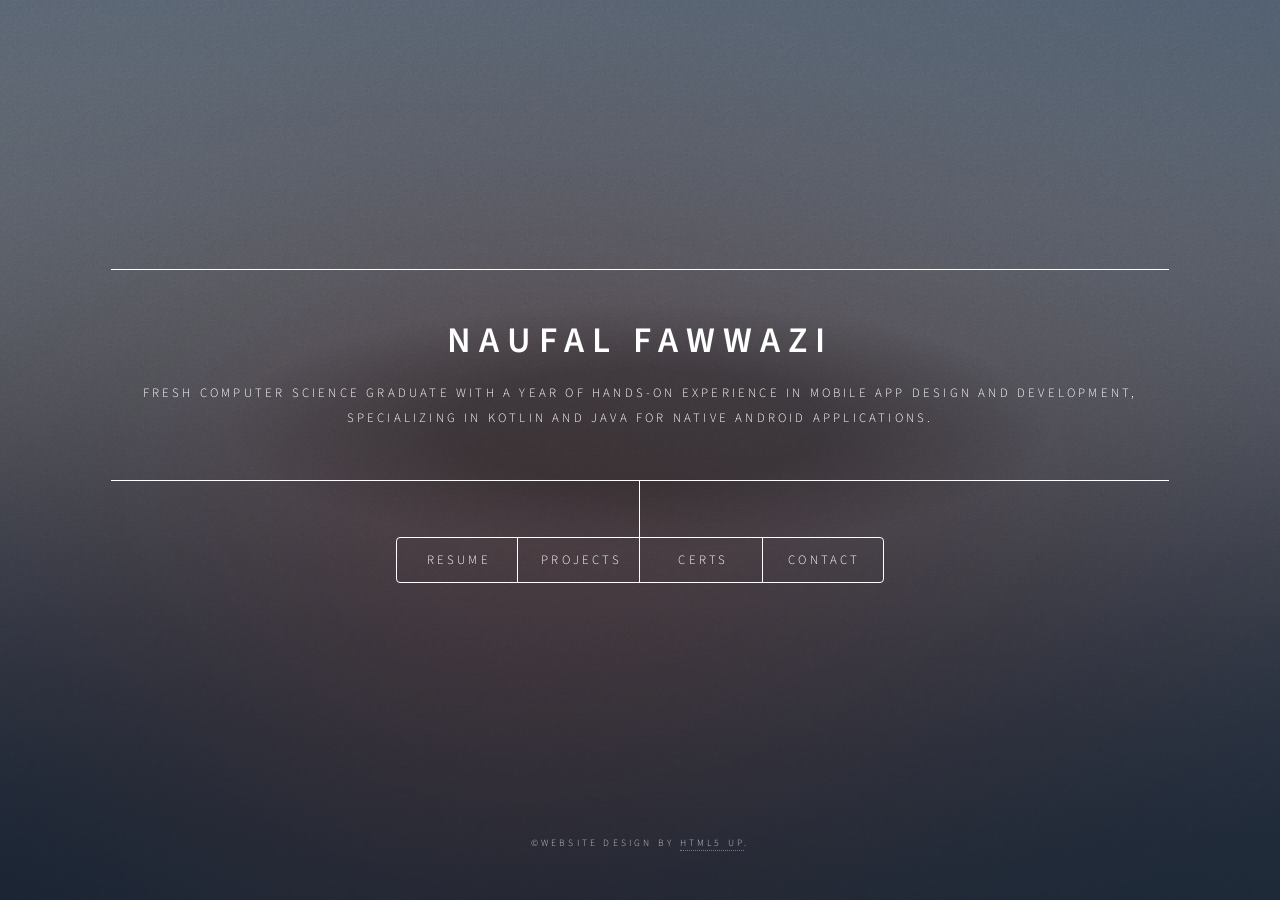
<file: index.html>
<!DOCTYPE HTML>
<!--
	Dimension by HTML5 UP
	html5up.net | @ajlkn
	Free for personal and commercial use under the CCA 3.0 license (html5up.net/license)
-->
<html>
	<head>
		<title>Naufal Fawwazi's Personal Website</title>
		<meta charset="utf-8" />
		<meta name="viewport" content="width=device-width, initial-scale=1, user-scalable=no" />
    	<link rel="icon" href="images/favicon.png" type="image/png">
		<link rel="stylesheet" href="assets/css/main.css" />
		<noscript><link rel="stylesheet" href="assets/css/noscript.css" /></noscript>
	</head>
	<body class="is-preload">

		<!-- Wrapper -->
			<div id="wrapper">

				<!-- Header -->
					<header id="header">
						<div class="content">
							<div class="inner">
								<h1>Naufal Fawwazi</h1>
								<p>
									Fresh computer science graduate with a year of hands-on experience in mobile app design and development, <br />specializing in Kotlin and Java for native Android applications.</p>
							</div>
						</div>
						<nav>
							<ul>
								<li><a href="assets/resume-naufal-fawwazi.pdf" target="_blank">Resume</a></li>
								<li><a href="https://fawwazi.itch.io" target="_blank">Projects</a></li>
								<li><a href="#certificates">Certs</a></li>
								<li><a href="#contact">Contact</a></li>
							</ul>
						</nav>
					</header>

				<!-- Main -->
					<div id="main">

						<!-- About -->
							<article id="certificates">
								<h2 class="major">Certificates</h2>
								<span class="image main"><img src="images/certif-cflt.jpg" alt="CFLT Certificate" /></span>
								<span class="image main"><img src="images/certif-nbs.jpg" alt="NBS Certificate" /></span>
								<span class="image main"><img src="images/certif-certnexus.jpg" alt="AIBIZ Certificate" /></span>
								<span class="image main"><img src="images/certif-bisaai.jpg" alt="BISA AI Certificate" /></span>
								<span class="image main"><img src="images/certif-nvidia.jpg" alt="NVIDIA Certificate" /></span>
								<span class="image main"><img src="images/certif-dncc.jpg" alt="DNCC Certificate" /></span>
								<span class="image main"><img src="images/certif-aiis.jpg" alt="AIIS Certificate" /></span>
								<span class="image main"><img src="images/certif-kmmi.jpg" alt="KMMI Certificate" /></span>
								<span class="image main"><img src="images/certif-skac1.jpg" alt="Skill Academy Certificate" /></span>
								<span class="image main"><img src="images/certif-skac2.jpg" alt="Skill Academy Certificate" /></span>
							</article>

						<!-- Contact -->
							<article id="contact">
								<h2 class="major">Contact</h2>
								<form id="email-form">
									<div class="fields">
										<div class="field">
											<label for="email">Subject</label>
											<input type="text" name="subject" id="subject" required/>
										</div>
										<div class="field">
											<label for="message">Message</label>
											<textarea name="message" id="message" rows="4" required></textarea>
										</div>
									</div>
									<ul class="actions">
										<li><input type="submit" value="Send Message" class="primary" /></li>
										<li><input type="reset" value="Reset" /></li>
									</ul>
								</form>

								<ul class="icons">
									<li><a href="https://t.me/naufalfawwazi" target="_blank" class="icon brands fa-telegram"><span class="label">Telegram</span></a></li>
									<li><a href="https://wa.me/6282287708760" target="_blank" class="icon brands fa-whatsapp"><span class="label">Whats App</span></a></li>
									<li><a href="https://instagram.com/_fawwazi" target="_blank" class="icon brands fa-instagram"><span class="label">Instagram</span></a></li>
									<li><a href="https://github.com/naufalfawwazi" target="_blank" class="icon brands fa-github"><span class="label">GitHub</span></a></li>
								</ul>
							</article>
					</div>

				<!-- Footer -->
					<footer id="footer">
						<p class="copyright">&copy;Website Design by <a href="https://html5up.net">HTML5 UP</a>.</p>
					</footer>

			</div>

		<!-- BG -->
			<div id="bg"></div>

		<!-- Scripts -->
			<script src="assets/js/jquery.min.js"></script>
			<script src="assets/js/browser.min.js"></script>
			<script src="assets/js/breakpoints.min.js"></script>
			<script src="assets/js/util.js"></script>
			<script src="assets/js/main.js"></script>
			<script>
				document.getElementById('email-form').addEventListener('submit', function (event) {
					event.preventDefault();

					const recipient = 'naufalfawwazi@outlook.com';
					const subject = encodeURIComponent(document.getElementById('subject').value);
					const body = encodeURIComponent(document.getElementById('message').value);

					const mailtoLink = `mailto:${recipient}?subject=${subject}&body=${body}`;

					window.location.href = mailtoLink;
				});
			</script>

	</body>
</html>
</file>
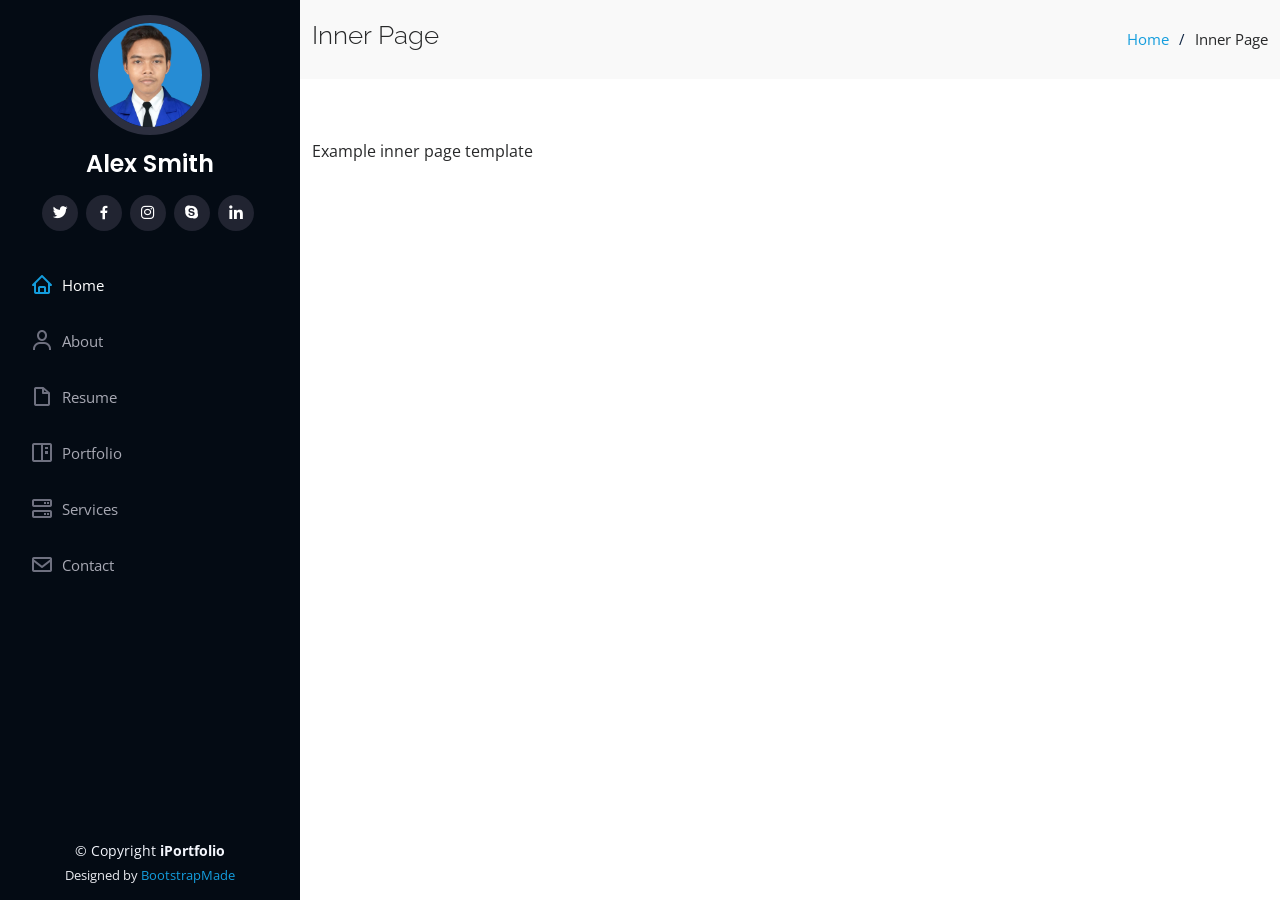
<file: inner-page.html>
<!DOCTYPE html>
<html lang="en">

<head>
  <meta charset="utf-8">
  <meta content="width=device-width, initial-scale=1.0" name="viewport">

  <title>Inner Page - iPortfolio Bootstrap Template</title>
  <meta content="" name="description">
  <meta content="" name="keywords">

  <!-- Favicons -->
  <link href="assets/img/favicon.png" rel="icon">
  <link href="assets/img/apple-touch-icon.png" rel="apple-touch-icon">

  <!-- Google Fonts -->
  <link href="https://fonts.googleapis.com/css?family=Open+Sans:300,300i,400,400i,600,600i,700,700i|Raleway:300,300i,400,400i,500,500i,600,600i,700,700i|Poppins:300,300i,400,400i,500,500i,600,600i,700,700i" rel="stylesheet">

  <!-- Vendor CSS Files -->
  <link href="assets/vendor/aos/aos.css" rel="stylesheet">
  <link href="assets/vendor/bootstrap/css/bootstrap.min.css" rel="stylesheet">
  <link href="assets/vendor/bootstrap-icons/bootstrap-icons.css" rel="stylesheet">
  <link href="assets/vendor/boxicons/css/boxicons.min.css" rel="stylesheet">
  <link href="assets/vendor/glightbox/css/glightbox.min.css" rel="stylesheet">
  <link href="assets/vendor/swiper/swiper-bundle.min.css" rel="stylesheet">

  <!-- Template Main CSS File -->
  <link href="assets/css/style.css" rel="stylesheet">
</head>

<body>

  <!-- ======= Mobile nav toggle button ======= -->
  <i class="bi bi-list mobile-nav-toggle d-xl-none"></i>

  <!-- ======= Header ======= -->
  <header id="header">
    <div class="d-flex flex-column">

      <div class="profile">
        <img src="assets/img/profile-img.jpg" alt="" class="img-fluid rounded-circle">
        <h1 class="text-light"><a href="index.html">Alex Smith</a></h1>
        <div class="social-links mt-3 text-center">
          <a href="#" class="twitter"><i class="bx bxl-twitter"></i></a>
          <a href="#" class="facebook"><i class="bx bxl-facebook"></i></a>
          <a href="#" class="instagram"><i class="bx bxl-instagram"></i></a>
          <a href="#" class="google-plus"><i class="bx bxl-skype"></i></a>
          <a href="#" class="linkedin"><i class="bx bxl-linkedin"></i></a>
        </div>
      </div>

      <nav id="navbar" class="nav-menu navbar">
        <ul>
          <li><a href="#hero" class="nav-link scrollto active"><i class="bx bx-home"></i> <span>Home</span></a></li>
          <li><a href="#about" class="nav-link scrollto"><i class="bx bx-user"></i> <span>About</span></a></li>
          <li><a href="#resume" class="nav-link scrollto"><i class="bx bx-file-blank"></i> <span>Resume</span></a></li>
          <li><a href="#portfolio" class="nav-link scrollto"><i class="bx bx-book-content"></i> <span>Portfolio</span></a></li>
          <li><a href="#services" class="nav-link scrollto"><i class="bx bx-server"></i> <span>Services</span></a></li>
          <li><a href="#contact" class="nav-link scrollto"><i class="bx bx-envelope"></i> <span>Contact</span></a></li>
        </ul>
      </nav><!-- .nav-menu -->
    </div>
  </header><!-- End Header -->

  <main id="main">

    <!-- ======= Breadcrumbs ======= -->
    <section class="breadcrumbs">
      <div class="container">

        <div class="d-flex justify-content-between align-items-center">
          <h2>Inner Page</h2>
          <ol>
            <li><a href="index.html">Home</a></li>
            <li>Inner Page</li>
          </ol>
        </div>

      </div>
    </section><!-- End Breadcrumbs -->

    <section class="inner-page">
      <div class="container">
        <p>
          Example inner page template
        </p>
      </div>
    </section>

  </main><!-- End #main -->

  <!-- ======= Footer ======= -->
  <footer id="footer">
    <div class="container">
      <div class="copyright">
        &copy; Copyright <strong><span>iPortfolio</span></strong>
      </div>
      <div class="credits">
        <!-- All the links in the footer should remain intact. -->
        <!-- You can delete the links only if you purchased the pro version. -->
        <!-- Licensing information: https://bootstrapmade.com/license/ -->
        <!-- Purchase the pro version with working PHP/AJAX contact form: https://bootstrapmade.com/iportfolio-bootstrap-portfolio-websites-template/ -->
        Designed by <a href="https://bootstrapmade.com/">BootstrapMade</a>
      </div>
    </div>
  </footer><!-- End  Footer -->

  <a href="#" class="back-to-top d-flex align-items-center justify-content-center"><i class="bi bi-arrow-up-short"></i></a>

  <!-- Vendor JS Files -->
  <script src="assets/vendor/purecounter/purecounter.js"></script>
  <script src="assets/vendor/aos/aos.js"></script>
  <script src="assets/vendor/bootstrap/js/bootstrap.bundle.min.js"></script>
  <script src="assets/vendor/glightbox/js/glightbox.min.js"></script>
  <script src="assets/vendor/isotope-layout/isotope.pkgd.min.js"></script>
  <script src="assets/vendor/swiper/swiper-bundle.min.js"></script>
  <script src="assets/vendor/typed.js/typed.min.js"></script>
  <script src="assets/vendor/waypoints/noframework.waypoints.js"></script>
  <script src="assets/vendor/php-email-form/validate.js"></script>

  <!-- Template Main JS File -->
  <script src="assets/js/main.js"></script>

</body>

</html>
</file>
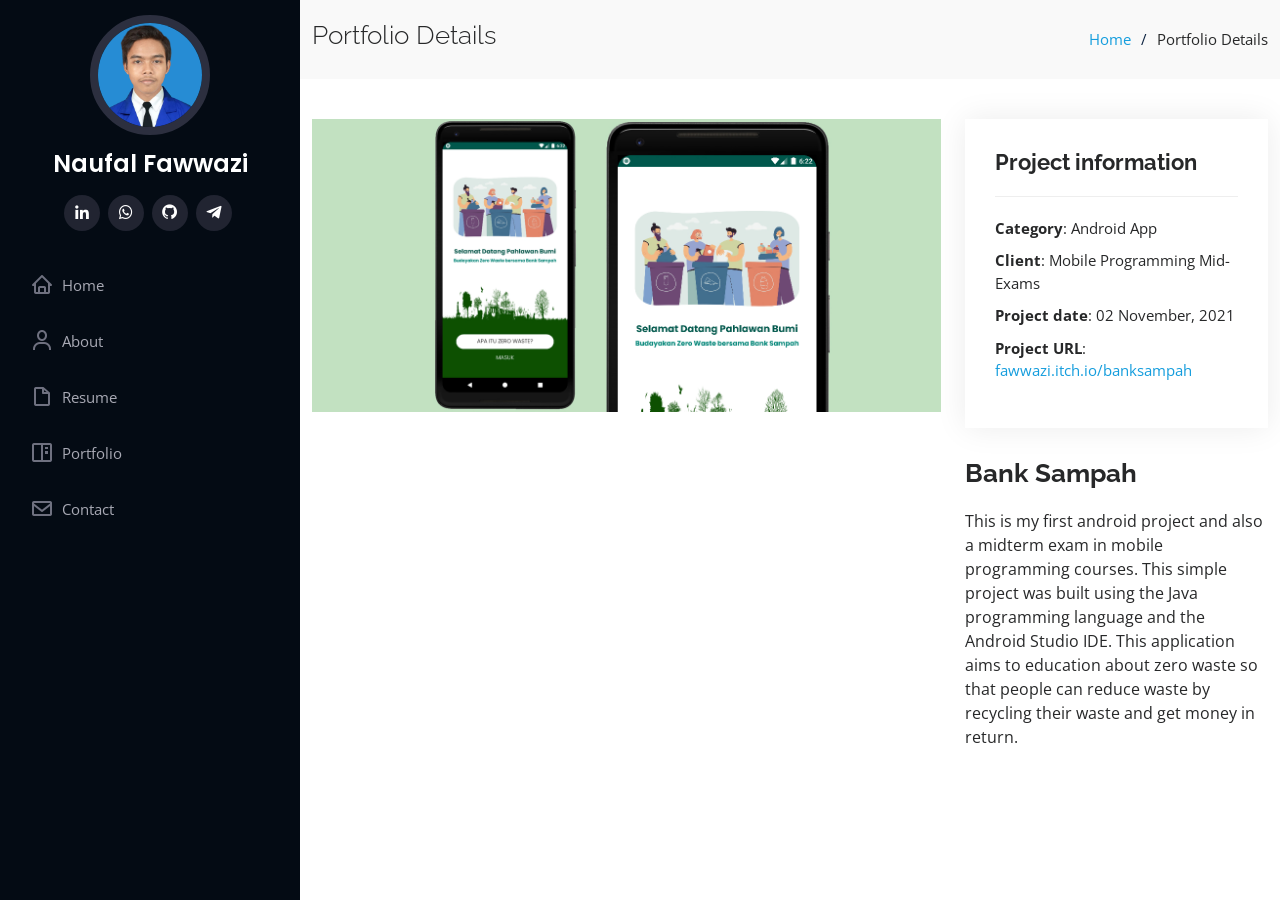
<file: portfolio-banksampah.html>
<!DOCTYPE html>
<html lang="en">

<head>
  <meta charset="utf-8">
  <meta content="width=device-width, initial-scale=1.0" name="viewport">

  <title>Portfolio Details - Bank Sampah</title>
  <meta content="" name="description">
  <meta content="" name="keywords">

  <!-- Favicons -->
  <link href="assets/img/favicon.png" rel="icon">
  <link href="assets/img/apple-touch-icon.png" rel="apple-touch-icon">

  <!-- Google Fonts -->
  <link href="https://fonts.googleapis.com/css?family=Open+Sans:300,300i,400,400i,600,600i,700,700i|Raleway:300,300i,400,400i,500,500i,600,600i,700,700i|Poppins:300,300i,400,400i,500,500i,600,600i,700,700i" rel="stylesheet">

  <!-- Vendor CSS Files -->
  <link href="assets/vendor/aos/aos.css" rel="stylesheet">
  <link href="assets/vendor/bootstrap/css/bootstrap.min.css" rel="stylesheet">
  <link href="assets/vendor/bootstrap-icons/bootstrap-icons.css" rel="stylesheet">
  <link href="assets/vendor/boxicons/css/boxicons.min.css" rel="stylesheet">
  <link href="assets/vendor/glightbox/css/glightbox.min.css" rel="stylesheet">
  <link href="assets/vendor/swiper/swiper-bundle.min.css" rel="stylesheet">

  <!-- Template Main CSS File -->
  <link href="assets/css/style.css" rel="stylesheet">
</head>

<body>

  <!-- ======= Mobile nav toggle button ======= -->
  <i class="bi bi-list mobile-nav-toggle d-xl-none"></i>

  <!-- ======= Header ======= -->
  <header id="header">
    <div class="d-flex flex-column">

      <div class="profile">
        <img src="assets/img/profile-img.jpg" alt="" class="img-fluid rounded-circle">
        <h1 class="text-light"><a href="index.html">Naufal Fawwazi</a></h1>
        <div class="social-links mt-3 text-center">
          <a href="https://linkedin.com/in/naufal-fawwazi" target="_blank" class="linkedin"><i class="bx bxl-linkedin"></i></a>
          <a href="https://wa.me/6282287708760" target="_blank" class="whatsapp"><i class="bx bxl-whatsapp"></i></a>
          <a href="https://github.com/naufalfawwazi" target="_blank" class="github"><i class="bx bxl-github"></i></a>
          <a href="https://t.me/naufalfawwazi" target="_blank" class="telegram"><i class="bx bxl-telegram"></i></a>
        </div>
      </div>

      <nav id="navbar" class="nav-menu navbar">
        <ul>
          <li><a href="index.html#hero" class="nav-link scrollto"><i class="bx bx-home"></i> <span>Home</span></a></li>
          <li><a href="index.html#about" class="nav-link scrollto"><i class="bx bx-user"></i> <span>About</span></a></li>
          <li><a href="index.html#resume" class="nav-link scrollto"><i class="bx bx-file-blank"></i> <span>Resume</span></a></li>
          <li><a href="index.html#portfolio" class="nav-link scrollto"><i class="bx bx-book-content"></i> <span>Portfolio</span></a></li>
          <li><a href="index.html#contact" class="nav-link scrollto"><i class="bx bx-envelope"></i> <span>Contact</span></a></li>
        </ul>
      </nav><!-- .nav-menu -->
    </div>
  </header><!-- End Header -->

  <main id="main">

    <!-- ======= Breadcrumbs ======= -->
    <section id="breadcrumbs" class="breadcrumbs">
      <div class="container">

        <div class="d-flex justify-content-between align-items-center">
          <h2>Portfolio Details</h2>
          <ol>
            <li><a href="index.html">Home</a></li>
            <li>Portfolio Details</li>
          </ol>
        </div>

      </div>
    </section><!-- End Breadcrumbs -->

    <!-- ======= Portfolio Details Section ======= -->
    <section id="portfolio-details" class="portfolio-details">
      <div class="container">

        <div class="row gy-4">

          <div class="col-lg-8">
            <div class="portfolio-details-slider swiper">
              <div class="swiper-wrapper align-items-center">

                <div class="swiper-slide">
                  <img src="assets/img/portfolio/portfolio-details-1-banksampah.jpg" alt="">
                </div>

                <div class="swiper-slide">
                  <img src="assets/img/portfolio/portfolio-details-2-banksampah.jpg" alt="">
                </div>

                <div class="swiper-slide">
                  <img src="assets/img/portfolio/portfolio-details-3-banksampah.jpg" alt="">
                </div>

              </div>
              <div class="swiper-pagination"></div>
            </div>
          </div>

          <div class="col-lg-4">
            <div class="portfolio-info">
              <h3>Project information</h3>
              <ul>
                <li><strong>Category</strong>: Android App</li>
                <li><strong>Client</strong>: Mobile Programming Mid-Exams</li>
                <li><strong>Project date</strong>: 02 November, 2021</li>
                <li><strong>Project URL</strong>: <a href="https://fawwazi.itch.io/banksampah">fawwazi.itch.io/banksampah</a></li>
              </ul>
            </div>
            <div class="portfolio-description">
              <h2>Bank Sampah</h2>
              <p>
                This is my first android project and also a midterm exam in mobile programming courses. This simple project was built using the Java programming language and the Android Studio IDE. This application aims to education about zero waste so that people can reduce waste by recycling their waste and get money in return.
              </p>
            </div>
          </div>

        </div>

      </div>
    </section><!-- End Portfolio Details Section -->

  </main><!-- End #main -->

  <a href="#" class="back-to-top d-flex align-items-center justify-content-center"><i class="bi bi-arrow-up-short"></i></a>

  <!-- Vendor JS Files -->
  <script src="assets/vendor/purecounter/purecounter.js"></script>
  <script src="assets/vendor/aos/aos.js"></script>
  <script src="assets/vendor/bootstrap/js/bootstrap.bundle.min.js"></script>
  <script src="assets/vendor/glightbox/js/glightbox.min.js"></script>
  <script src="assets/vendor/isotope-layout/isotope.pkgd.min.js"></script>
  <script src="assets/vendor/swiper/swiper-bundle.min.js"></script>
  <script src="assets/vendor/typed.js/typed.min.js"></script>
  <script src="assets/vendor/waypoints/noframework.waypoints.js"></script>
  <script src="assets/vendor/php-email-form/validate.js"></script>

  <!-- Template Main JS File -->
  <script src="assets/js/main.js"></script>

</body>

</html>
</file>
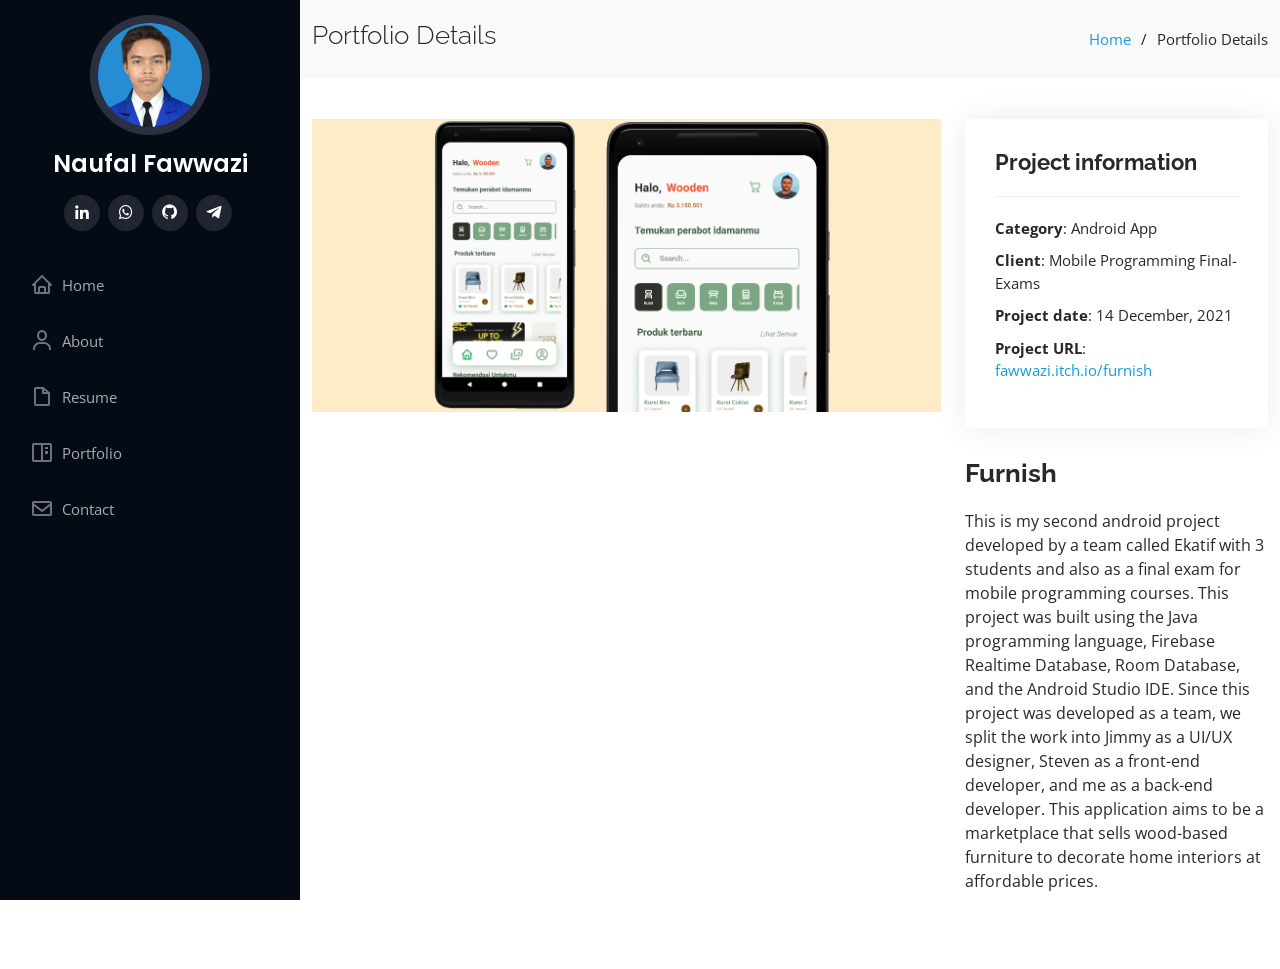
<file: portfolio-furnish.html>
<!DOCTYPE html>
<html lang="en">

<head>
  <meta charset="utf-8">
  <meta content="width=device-width, initial-scale=1.0" name="viewport">

  <title>Portfolio Details - Furnish</title>
  <meta content="" name="description">
  <meta content="" name="keywords">

  <!-- Favicons -->
  <link href="assets/img/favicon.png" rel="icon">
  <link href="assets/img/apple-touch-icon.png" rel="apple-touch-icon">

  <!-- Google Fonts -->
  <link href="https://fonts.googleapis.com/css?family=Open+Sans:300,300i,400,400i,600,600i,700,700i|Raleway:300,300i,400,400i,500,500i,600,600i,700,700i|Poppins:300,300i,400,400i,500,500i,600,600i,700,700i" rel="stylesheet">

  <!-- Vendor CSS Files -->
  <link href="assets/vendor/aos/aos.css" rel="stylesheet">
  <link href="assets/vendor/bootstrap/css/bootstrap.min.css" rel="stylesheet">
  <link href="assets/vendor/bootstrap-icons/bootstrap-icons.css" rel="stylesheet">
  <link href="assets/vendor/boxicons/css/boxicons.min.css" rel="stylesheet">
  <link href="assets/vendor/glightbox/css/glightbox.min.css" rel="stylesheet">
  <link href="assets/vendor/swiper/swiper-bundle.min.css" rel="stylesheet">

  <!-- Template Main CSS File -->
  <link href="assets/css/style.css" rel="stylesheet">
</head>

<body>

  <!-- ======= Mobile nav toggle button ======= -->
  <i class="bi bi-list mobile-nav-toggle d-xl-none"></i>

  <!-- ======= Header ======= -->
  <header id="header">
    <div class="d-flex flex-column">

      <div class="profile">
        <img src="assets/img/profile-img.jpg" alt="" class="img-fluid rounded-circle">
        <h1 class="text-light"><a href="index.html">Naufal Fawwazi</a></h1>
        <div class="social-links mt-3 text-center">
          <a href="https://linkedin.com/in/naufal-fawwazi" target="_blank" class="linkedin"><i class="bx bxl-linkedin"></i></a>
          <a href="https://wa.me/6282287708760" target="_blank" class="whatsapp"><i class="bx bxl-whatsapp"></i></a>
          <a href="https://github.com/naufalfawwazi" target="_blank" class="github"><i class="bx bxl-github"></i></a>
          <a href="https://t.me/naufalfawwazi" target="_blank" class="telegram"><i class="bx bxl-telegram"></i></a>
        </div>
      </div>

      <nav id="navbar" class="nav-menu navbar">
        <ul>
          <li><a href="index.html#hero" class="nav-link scrollto"><i class="bx bx-home"></i> <span>Home</span></a></li>
          <li><a href="index.html#about" class="nav-link scrollto"><i class="bx bx-user"></i> <span>About</span></a></li>
          <li><a href="index.html#resume" class="nav-link scrollto"><i class="bx bx-file-blank"></i> <span>Resume</span></a></li>
          <li><a href="index.html#portfolio" class="nav-link scrollto"><i class="bx bx-book-content"></i> <span>Portfolio</span></a></li>
          <li><a href="index.html#contact" class="nav-link scrollto"><i class="bx bx-envelope"></i> <span>Contact</span></a></li>
        </ul>
      </nav><!-- .nav-menu -->
    </div>
  </header><!-- End Header -->

  <main id="main">

    <!-- ======= Breadcrumbs ======= -->
    <section id="breadcrumbs" class="breadcrumbs">
      <div class="container">

        <div class="d-flex justify-content-between align-items-center">
          <h2>Portfolio Details</h2>
          <ol>
            <li><a href="index.html">Home</a></li>
            <li>Portfolio Details</li>
          </ol>
        </div>

      </div>
    </section><!-- End Breadcrumbs -->

    <!-- ======= Portfolio Details Section ======= -->
    <section id="portfolio-details" class="portfolio-details">
      <div class="container">

        <div class="row gy-4">

          <div class="col-lg-8">
            <div class="portfolio-details-slider swiper">
              <div class="swiper-wrapper align-items-center">

                <div class="swiper-slide">
                  <img src="assets/img/portfolio/portfolio-details-1-furnish.jpg" alt="">
                </div>

                <div class="swiper-slide">
                  <img src="assets/img/portfolio/portfolio-details-2-furnish.jpg" alt="">
                </div>

                <div class="swiper-slide">
                  <img src="assets/img/portfolio/portfolio-details-3-furnish.jpg" alt="">
                </div>

              </div>
              <div class="swiper-pagination"></div>
            </div>
          </div>

          <div class="col-lg-4">
            <div class="portfolio-info">
              <h3>Project information</h3>
              <ul>
                <li><strong>Category</strong>: Android App</li>
                <li><strong>Client</strong>: Mobile Programming Final-Exams</li>
                <li><strong>Project date</strong>: 14 December, 2021</li>
                <li><strong>Project URL</strong>: <a href="https://fawwazi.itch.io/furnish">fawwazi.itch.io/furnish</a></li>
              </ul>
            </div>
            <div class="portfolio-description">
              <h2>Furnish</h2>
              <p>
                This is my second android project developed by a team called Ekatif with 3 students and also as a final exam for mobile programming courses. This project was built using the Java programming language, Firebase Realtime Database, Room Database, and the Android Studio IDE. Since this project was developed as a team, we split the work into Jimmy as a UI/UX designer, Steven as a front-end developer, and me as a back-end developer. This application aims to be a marketplace that sells wood-based furniture to decorate home interiors at affordable prices.
              </p>
            </div>
          </div>

        </div>

      </div>
    </section><!-- End Portfolio Details Section -->

  </main><!-- End #main -->

  <a href="#" class="back-to-top d-flex align-items-center justify-content-center"><i class="bi bi-arrow-up-short"></i></a>

  <!-- Vendor JS Files -->
  <script src="assets/vendor/purecounter/purecounter.js"></script>
  <script src="assets/vendor/aos/aos.js"></script>
  <script src="assets/vendor/bootstrap/js/bootstrap.bundle.min.js"></script>
  <script src="assets/vendor/glightbox/js/glightbox.min.js"></script>
  <script src="assets/vendor/isotope-layout/isotope.pkgd.min.js"></script>
  <script src="assets/vendor/swiper/swiper-bundle.min.js"></script>
  <script src="assets/vendor/typed.js/typed.min.js"></script>
  <script src="assets/vendor/waypoints/noframework.waypoints.js"></script>
  <script src="assets/vendor/php-email-form/validate.js"></script>

  <!-- Template Main JS File -->
  <script src="assets/js/main.js"></script>

</body>

</html>
</file>
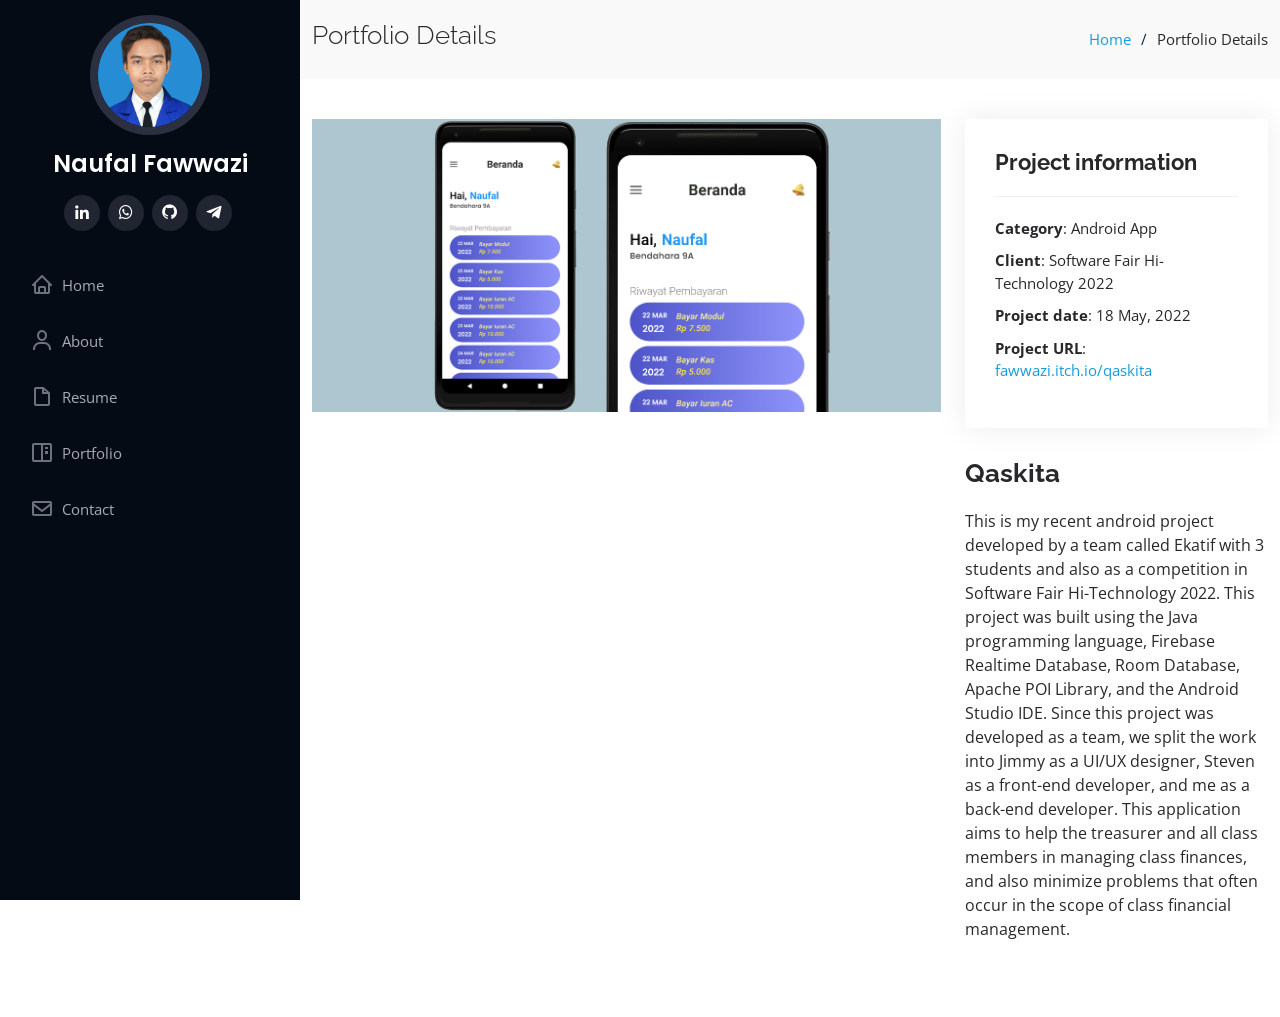
<file: portfolio-qaskita.html>
<!DOCTYPE html>
<html lang="en">

<head>
  <meta charset="utf-8">
  <meta content="width=device-width, initial-scale=1.0" name="viewport">

  <title>Portfolio Details - Qaskita</title>
  <meta content="" name="description">
  <meta content="" name="keywords">

  <!-- Favicons -->
  <link href="assets/img/favicon.png" rel="icon">
  <link href="assets/img/apple-touch-icon.png" rel="apple-touch-icon">

  <!-- Google Fonts -->
  <link href="https://fonts.googleapis.com/css?family=Open+Sans:300,300i,400,400i,600,600i,700,700i|Raleway:300,300i,400,400i,500,500i,600,600i,700,700i|Poppins:300,300i,400,400i,500,500i,600,600i,700,700i" rel="stylesheet">

  <!-- Vendor CSS Files -->
  <link href="assets/vendor/aos/aos.css" rel="stylesheet">
  <link href="assets/vendor/bootstrap/css/bootstrap.min.css" rel="stylesheet">
  <link href="assets/vendor/bootstrap-icons/bootstrap-icons.css" rel="stylesheet">
  <link href="assets/vendor/boxicons/css/boxicons.min.css" rel="stylesheet">
  <link href="assets/vendor/glightbox/css/glightbox.min.css" rel="stylesheet">
  <link href="assets/vendor/swiper/swiper-bundle.min.css" rel="stylesheet">

  <!-- Template Main CSS File -->
  <link href="assets/css/style.css" rel="stylesheet">
</head>

<body>

  <!-- ======= Mobile nav toggle button ======= -->
  <i class="bi bi-list mobile-nav-toggle d-xl-none"></i>

  <!-- ======= Header ======= -->
  <header id="header">
    <div class="d-flex flex-column">

      <div class="profile">
        <img src="assets/img/profile-img.jpg" alt="" class="img-fluid rounded-circle">
        <h1 class="text-light"><a href="index.html">Naufal Fawwazi</a></h1>
        <div class="social-links mt-3 text-center">
          <a href="https://linkedin.com/in/naufal-fawwazi" target="_blank" class="linkedin"><i class="bx bxl-linkedin"></i></a>
          <a href="https://wa.me/6282287708760" target="_blank" class="whatsapp"><i class="bx bxl-whatsapp"></i></a>
          <a href="https://github.com/naufalfawwazi" target="_blank" class="github"><i class="bx bxl-github"></i></a>
          <a href="https://t.me/naufalfawwazi" target="_blank" class="telegram"><i class="bx bxl-telegram"></i></a>
        </div>
      </div>

      <nav id="navbar" class="nav-menu navbar">
        <ul>
          <li><a href="index.html#hero" class="nav-link scrollto"><i class="bx bx-home"></i> <span>Home</span></a></li>
          <li><a href="index.html#about" class="nav-link scrollto"><i class="bx bx-user"></i> <span>About</span></a></li>
          <li><a href="index.html#resume" class="nav-link scrollto"><i class="bx bx-file-blank"></i> <span>Resume</span></a></li>
          <li><a href="index.html#portfolio" class="nav-link scrollto"><i class="bx bx-book-content"></i> <span>Portfolio</span></a></li>
          <li><a href="index.html#contact" class="nav-link scrollto"><i class="bx bx-envelope"></i> <span>Contact</span></a></li>
        </ul>
      </nav><!-- .nav-menu -->
    </div>
  </header><!-- End Header -->

  <main id="main">

    <!-- ======= Breadcrumbs ======= -->
    <section id="breadcrumbs" class="breadcrumbs">
      <div class="container">

        <div class="d-flex justify-content-between align-items-center">
          <h2>Portfolio Details</h2>
          <ol>
            <li><a href="index.html">Home</a></li>
            <li>Portfolio Details</li>
          </ol>
        </div>

      </div>
    </section><!-- End Breadcrumbs -->

    <!-- ======= Portfolio Details Section ======= -->
    <section id="portfolio-details" class="portfolio-details">
      <div class="container">

        <div class="row gy-4">

          <div class="col-lg-8">
            <div class="portfolio-details-slider swiper">
              <div class="swiper-wrapper align-items-center">

                <div class="swiper-slide">
                  <img src="assets/img/portfolio/portfolio-details-1-qaskita.jpg" alt="">
                </div>

                <div class="swiper-slide">
                  <img src="assets/img/portfolio/portfolio-details-2-qaskita.jpg" alt="">
                </div>

                <div class="swiper-slide">
                  <img src="assets/img/portfolio/portfolio-details-3-qaskita.jpg" alt="">
                </div>

              </div>
              <div class="swiper-pagination"></div>
            </div>
          </div>

          <div class="col-lg-4">
            <div class="portfolio-info">
              <h3>Project information</h3>
              <ul>
                <li><strong>Category</strong>: Android App</li>
                <li><strong>Client</strong>: Software Fair Hi-Technology 2022</li>
                <li><strong>Project date</strong>: 18 May, 2022</li>
                <li><strong>Project URL</strong>: <a href="https://fawwazi.itch.io/qaskita">fawwazi.itch.io/qaskita</a></li>
              </ul>
            </div>
            <div class="portfolio-description">
              <h2>Qaskita</h2>
              <p>
                This is my recent android project developed by a team called Ekatif with 3 students and also as a competition in Software Fair Hi-Technology 2022. This project was built using the Java programming language, Firebase Realtime Database, Room Database, Apache POI Library, and the Android Studio IDE. Since this project was developed as a team, we split the work into Jimmy as a UI/UX designer, Steven as a front-end developer, and me as a back-end developer. This application aims to help the treasurer and all class members in managing class finances, and also minimize problems that often occur in the scope of class financial management.
              </p>
            </div>
          </div>

        </div>

      </div>
    </section><!-- End Portfolio Details Section -->

  </main><!-- End #main -->

  <a href="#" class="back-to-top d-flex align-items-center justify-content-center"><i class="bi bi-arrow-up-short"></i></a>

  <!-- Vendor JS Files -->
  <script src="assets/vendor/purecounter/purecounter.js"></script>
  <script src="assets/vendor/aos/aos.js"></script>
  <script src="assets/vendor/bootstrap/js/bootstrap.bundle.min.js"></script>
  <script src="assets/vendor/glightbox/js/glightbox.min.js"></script>
  <script src="assets/vendor/isotope-layout/isotope.pkgd.min.js"></script>
  <script src="assets/vendor/swiper/swiper-bundle.min.js"></script>
  <script src="assets/vendor/typed.js/typed.min.js"></script>
  <script src="assets/vendor/waypoints/noframework.waypoints.js"></script>
  <script src="assets/vendor/php-email-form/validate.js"></script>

  <!-- Template Main JS File -->
  <script src="assets/js/main.js"></script>

</body>

</html>
</file>
<file: assets/css/noscript.css>
/*
	Dimension by HTML5 UP
	html5up.net | @ajlkn
	Free for personal and commercial use under the CCA 3.0 license (html5up.net/license)
*/

/* BG */

	body.is-preload #bg:before {
		background-color: transparent;
	}

/* Header */

	body.is-preload #header {
		-moz-filter: none;
		-webkit-filter: none;
		-ms-filter: none;
		filter: none;
	}

		body.is-preload #header > * {
			opacity: 1;
		}

		body.is-preload #header .content .inner {
			max-height: none;
			padding: 3rem 2rem;
			opacity: 1;
		}

/* Main */

	#main article {
		opacity: 1;
		margin: 4rem 0 0 0;
	}
</file>
<file: assets/css/style.css>
body {
  font-family: "Open Sans", sans-serif;
  color: #272829;
}

a {
  color: #149ddd;
  text-decoration: none;
}

a:hover {
  color: #37b3ed;
  text-decoration: none;
}

h1, h2, h3, h4, h5, h6 {
  font-family: "Raleway", sans-serif;
}

/*--------------------------------------------------------------
# Back to top button
--------------------------------------------------------------*/
.back-to-top {
  position: fixed;
  visibility: hidden;
  opacity: 0;
  right: 15px;
  bottom: 15px;
  z-index: 996;
  background: #149ddd;
  width: 40px;
  height: 40px;
  border-radius: 50px;
  transition: all 0.4s;
}
.back-to-top i {
  font-size: 28px;
  color: #fff;
  line-height: 0;
}
.back-to-top:hover {
  background: #2eafec;
  color: #fff;
}
.back-to-top.active {
  visibility: visible;
  opacity: 1;
}

/*--------------------------------------------------------------
# Header
--------------------------------------------------------------*/
#header {
  position: fixed;
  top: 0;
  left: 0;
  bottom: 0;
  width: 300px;
  transition: all ease-in-out 0.5s;
  z-index: 9997;
  transition: all 0.5s;
  padding: 0 15px;
  background: #040b14;
  overflow-y: auto;
}
#header .profile img {
  margin: 15px auto;
  display: block;
  width: 120px;
  border: 8px solid #2c2f3f;
}
#header .profile h1 {
  font-size: 24px;
  margin: 0;
  padding: 0;
  font-weight: 600;
  -moz-text-align-last: center;
  text-align-last: center;
  font-family: "Poppins", sans-serif;
}
#header .profile h1 a, #header .profile h1 a:hover {
  color: #fff;
  text-decoration: none;
}
#header .profile .social-links a {
  font-size: 18px;
  display: inline-block;
  background: #212431;
  color: #fff;
  line-height: 1;
  padding: 8px 0;
  margin-right: 4px;
  border-radius: 50%;
  text-align: center;
  width: 36px;
  height: 36px;
  transition: 0.3s;
}
#header .profile .social-links a:hover {
  background: #149ddd;
  color: #fff;
  text-decoration: none;
}

#main {
  margin-left: 300px;
}

@media (max-width: 1199px) {
  #header {
    left: -300px;
  }

  #main {
    margin-left: 0;
  }
}
/*--------------------------------------------------------------
# Navigation Menu
--------------------------------------------------------------*/
/* Desktop Navigation */
.nav-menu {
  padding: 30px 0 0 0;
}
.nav-menu * {
  margin: 0;
  padding: 0;
  list-style: none;
}
.nav-menu > ul > li {
  position: relative;
  white-space: nowrap;
}
.nav-menu a, .nav-menu a:focus {
  display: flex;
  align-items: center;
  color: #a8a9b4;
  padding: 12px 15px;
  margin-bottom: 8px;
  transition: 0.3s;
  font-size: 15px;
}
.nav-menu a i, .nav-menu a:focus i {
  font-size: 24px;
  padding-right: 8px;
  color: #6f7180;
}
.nav-menu a:hover, .nav-menu .active, .nav-menu .active:focus, .nav-menu li:hover > a {
  text-decoration: none;
  color: #fff;
}
.nav-menu a:hover i, .nav-menu .active i, .nav-menu .active:focus i, .nav-menu li:hover > a i {
  color: #149ddd;
}

/* Mobile Navigation */
.mobile-nav-toggle {
  position: fixed;
  right: 15px;
  top: 15px;
  z-index: 9998;
  border: 0;
  font-size: 24px;
  transition: all 0.4s;
  outline: none !important;
  background-color: #149ddd;
  color: #fff;
  width: 40px;
  height: 40px;
  display: inline-flex;
  align-items: center;
  justify-content: center;
  line-height: 0;
  border-radius: 50px;
  cursor: pointer;
}

.mobile-nav-active {
  overflow: hidden;
}
.mobile-nav-active #header {
  left: 0;
}

/*--------------------------------------------------------------
# Hero Section
--------------------------------------------------------------*/
#hero {
  width: 100%;
  height: 100vh;
  background: url("../img/background-img.gif") top center;
  background-size: cover;
}
#hero:before {
  content: "";
  background: rgba(5, 13, 24, 0.3);
  position: absolute;
  bottom: 0;
  top: 0;
  left: 0;
  right: 0;
  z-index: 1;
}
#hero .hero-container {
  position: relative;
  z-index: 2;
  min-width: 300px;
}
#hero h1 {
  margin: 0 0 10px 0;
  font-size: 64px;
  font-weight: 700;
  line-height: 56px;
  color: #fff;
}
#hero p {
  color: #fff;
  margin-bottom: 50px;
  font-size: 26px;
  font-family: "Poppins", sans-serif;
}
#hero p span {
  color: #fff;
  padding-bottom: 4px;
  letter-spacing: 1px;
  border-bottom: 3px solid #149ddd;
}
@media (min-width: 1024px) {
  #hero {
    background-attachment: fixed;
  }
}
@media (max-width: 768px) {
  #hero h1 {
    font-size: 28px;
    line-height: 36px;
  }
  #hero h2 {
    font-size: 18px;
    line-height: 24px;
    margin-bottom: 30px;
  }
}

/*--------------------------------------------------------------
# Sections General
--------------------------------------------------------------*/
section {
  padding: 60px 0;
  overflow: hidden;
}

.section-bg {
  background: #f5f8fd;
}

.section-title {
  padding-bottom: 30px;
}
.section-title h2 {
  font-size: 32px;
  font-weight: bold;
  margin-bottom: 20px;
  padding-bottom: 20px;
  position: relative;
  color: #173b6c;
}
.section-title h2::after {
  content: "";
  position: absolute;
  display: block;
  width: 50px;
  height: 3px;
  background: #149ddd;
  bottom: 0;
  left: 0;
}
.section-title p {
  margin-bottom: 0;
}

/*--------------------------------------------------------------
# About
--------------------------------------------------------------*/
.about .content h3 {
  font-weight: 700;
  font-size: 26px;
  color: #173b6c;
}
.about .content ul {
  list-style: none;
  padding: 0;
}
.about .content ul li {
  margin-bottom: 20px;
  display: flex;
  align-items: center;
}
.about .content ul strong {
  margin-right: 10px;
}
.about .content ul i {
  font-size: 16px;
  margin-right: 5px;
  color: #149ddd;
  line-height: 0;
}
.about .content p:last-child {
  margin-bottom: 0;
}

/*--------------------------------------------------------------
# Facts
--------------------------------------------------------------*/
.facts {
  padding-bottom: 30px;
}
.facts .count-box {
  padding: 30px;
  width: 100%;
}
.facts .count-box i {
  display: block;
  font-size: 44px;
  color: #149ddd;
  float: left;
  line-height: 0;
}
.facts .count-box span {
  font-size: 48px;
  line-height: 40px;
  display: block;
  font-weight: 700;
  color: #050d18;
  margin-left: 60px;
}
.facts .count-box p {
  padding: 15px 0 0 0;
  margin: 0 0 0 60px;
  font-family: "Raleway", sans-serif;
  font-size: 14px;
  color: #122f57;
}
.facts .count-box a {
  font-weight: 600;
  display: block;
  margin-top: 20px;
  color: #122f57;
  font-size: 15px;
  font-family: "Poppins", sans-serif;
  transition: ease-in-out 0.3s;
}
.facts .count-box a:hover {
  color: #1f5297;
}

/*--------------------------------------------------------------
# Akills
--------------------------------------------------------------*/
.skills .progress {
  height: 60px;
  display: block;
  background: none;
  border-radius: 0;
}
.skills .progress .skill {
  padding: 0;
  margin: 0 0 6px 0;
  text-transform: uppercase;
  display: block;
  font-weight: 600;
  font-family: "Poppins", sans-serif;
  color: #050d18;
}
.skills .progress .skill .val {
  float: right;
  font-style: normal;
}
.skills .progress-bar-wrap {
  background: #dce8f8;
  height: 10px;
}
.skills .progress-bar {
  width: 1px;
  height: 10px;
  transition: 0.9s;
  background-color: #149ddd;
}

/*--------------------------------------------------------------
# Resume
--------------------------------------------------------------*/
.resume .resume-title {
  font-size: 26px;
  font-weight: 700;
  margin-top: 20px;
  margin-bottom: 20px;
  color: #050d18;
}
.resume .resume-item {
  padding: 0 0 20px 20px;
  margin-top: -2px;
  border-left: 2px solid #1f5297;
  position: relative;
}
.resume .resume-item h4 {
  line-height: 18px;
  font-size: 18px;
  font-weight: 600;
  text-transform: uppercase;
  font-family: "Poppins", sans-serif;
  color: #050d18;
  margin-bottom: 10px;
}
.resume .resume-item h5 {
  font-size: 16px;
  background: #e4edf9;
  padding: 5px 15px;
  display: inline-block;
  font-weight: 600;
  margin-bottom: 10px;
}
.resume .resume-item ul {
  padding-left: 20px;
}
.resume .resume-item ul li {
  padding-bottom: 10px;
}
.resume .resume-item:last-child {
  padding-bottom: 0;
}
.resume .resume-item::before {
  content: "";
  position: absolute;
  width: 16px;
  height: 16px;
  border-radius: 50px;
  left: -9px;
  top: 0;
  background: #fff;
  border: 2px solid #1f5297;
}

/*--------------------------------------------------------------
# Portfolio
--------------------------------------------------------------*/
.portfolio .portfolio-item {
  margin-bottom: 30px;
}
.portfolio #portfolio-flters {
  padding: 0;
  margin: 0 auto 35px auto;
  list-style: none;
  text-align: center;
  background: #fff;
  border-radius: 50px;
  padding: 2px 15px;
}
.portfolio #portfolio-flters li {
  cursor: pointer;
  display: inline-block;
  padding: 10px 15px 8px 15px;
  font-size: 14px;
  font-weight: 600;
  line-height: 1;
  text-transform: uppercase;
  color: #272829;
  margin-bottom: 5px;
  transition: all 0.3s ease-in-out;
}
.portfolio #portfolio-flters li:hover, .portfolio #portfolio-flters li.filter-active {
  color: #149ddd;
}
.portfolio #portfolio-flters li:last-child {
  margin-right: 0;
}
.portfolio .portfolio-wrap {
  transition: 0.3s;
  position: relative;
  overflow: hidden;
  z-index: 1;
}
.portfolio .portfolio-wrap::before {
  content: "";
  background: rgba(255, 255, 255, 0.5);
  position: absolute;
  left: 0;
  right: 0;
  top: 0;
  bottom: 0;
  transition: all ease-in-out 0.3s;
  z-index: 2;
  opacity: 0;
}
.portfolio .portfolio-wrap .portfolio-links {
  opacity: 1;
  left: 0;
  right: 0;
  bottom: -60px;
  z-index: 3;
  position: absolute;
  transition: all ease-in-out 0.3s;
  display: flex;
  justify-content: center;
}
.portfolio .portfolio-wrap .portfolio-links a {
  color: #fff;
  font-size: 28px;
  text-align: center;
  background: rgba(20, 157, 221, 0.75);
  transition: 0.3s;
  width: 50%;
}
.portfolio .portfolio-wrap .portfolio-links a:hover {
  background: rgba(20, 157, 221, 0.95);
}
.portfolio .portfolio-wrap .portfolio-links a + a {
  border-left: 1px solid #37b3ed;
}
.portfolio .portfolio-wrap:hover::before {
  top: 0;
  left: 0;
  right: 0;
  bottom: 0;
  opacity: 1;
}
.portfolio .portfolio-wrap:hover .portfolio-links {
  opacity: 1;
  bottom: 0;
}

/*--------------------------------------------------------------
# Portfolio Details
--------------------------------------------------------------*/
.portfolio-details {
  padding-top: 40px;
}
.portfolio-details .portfolio-details-slider img {
  width: 100%;
}
.portfolio-details .portfolio-details-slider .swiper-pagination {
  margin-top: 20px;
  position: relative;
}
.portfolio-details .portfolio-details-slider .swiper-pagination .swiper-pagination-bullet {
  width: 12px;
  height: 12px;
  background-color: #fff;
  opacity: 1;
  border: 1px solid #149ddd;
}
.portfolio-details .portfolio-details-slider .swiper-pagination .swiper-pagination-bullet-active {
  background-color: #149ddd;
}
.portfolio-details .portfolio-info {
  padding: 30px;
  box-shadow: 0px 0 30px rgba(5, 13, 24, 0.08);
}
.portfolio-details .portfolio-info h3 {
  font-size: 22px;
  font-weight: 700;
  margin-bottom: 20px;
  padding-bottom: 20px;
  border-bottom: 1px solid #eee;
}
.portfolio-details .portfolio-info ul {
  list-style: none;
  padding: 0;
  font-size: 15px;
}
.portfolio-details .portfolio-info ul li + li {
  margin-top: 10px;
}
.portfolio-details .portfolio-description {
  padding-top: 30px;
}
.portfolio-details .portfolio-description h2 {
  font-size: 26px;
  font-weight: 700;
  margin-bottom: 20px;
}
.portfolio-details .portfolio-description p {
  padding: 0;
}

/*--------------------------------------------------------------
# Services
--------------------------------------------------------------*/
.services .icon-box {
  margin-bottom: 20px;
}
.services .icon {
  float: left;
  display: flex;
  align-items: center;
  justify-content: center;
  width: 54px;
  height: 54px;
  background: #149ddd;
  border-radius: 50%;
  transition: 0.5s;
  border: 1px solid #149ddd;
}
.services .icon i {
  color: #fff;
  font-size: 24px;
  line-height: 0;
}
.services .icon-box:hover .icon {
  background: #fff;
}
.services .icon-box:hover .icon i {
  color: #149ddd;
}
.services .title {
  margin-left: 80px;
  font-weight: 700;
  margin-bottom: 15px;
  font-size: 18px;
}
.services .title a {
  color: #343a40;
}
.services .title a:hover {
  color: #149ddd;
}
.services .description {
  margin-left: 80px;
  line-height: 24px;
  font-size: 14px;
}

/*--------------------------------------------------------------
# Testimonials
--------------------------------------------------------------*/
.testimonials .testimonials-carousel, .testimonials .testimonials-slider {
  overflow: hidden;
}
.testimonials .testimonial-item {
  box-sizing: content-box;
  text-align: center;
  min-height: 320px;
}
.testimonials .testimonial-item .testimonial-img {
  width: 90px;
  border-radius: 50%;
  margin: 0 auto;
}
.testimonials .testimonial-item h3 {
  font-size: 18px;
  font-weight: bold;
  margin: 10px 0 5px 0;
  color: #111;
}
.testimonials .testimonial-item h4 {
  font-size: 14px;
  color: #999;
  margin: 0;
}
.testimonials .testimonial-item .quote-icon-left, .testimonials .testimonial-item .quote-icon-right {
  color: #c3e8fa;
  font-size: 26px;
}
.testimonials .testimonial-item .quote-icon-left {
  display: inline-block;
  left: -5px;
  position: relative;
}
.testimonials .testimonial-item .quote-icon-right {
  display: inline-block;
  right: -5px;
  position: relative;
  top: 10px;
}
.testimonials .testimonial-item p {
  font-style: italic;
  margin: 0 15px 15px 15px;
  padding: 20px;
  background: #fff;
  position: relative;
  margin-bottom: 35px;
  border-radius: 6px;
  box-shadow: 0px 2px 15px rgba(0, 0, 0, 0.1);
}
.testimonials .testimonial-item p::after {
  content: "";
  width: 0;
  height: 0;
  border-top: 20px solid #fff;
  border-right: 20px solid transparent;
  border-left: 20px solid transparent;
  position: absolute;
  bottom: -20px;
  left: calc(50% - 20px);
}
.testimonials .swiper-pagination {
  margin-top: 20px;
  position: relative;
}
.testimonials .swiper-pagination .swiper-pagination-bullet {
  width: 12px;
  height: 12px;
  background-color: #fff;
  opacity: 1;
  border: 1px solid #149ddd;
}
.testimonials .swiper-pagination .swiper-pagination-bullet-active {
  background-color: #149ddd;
}

/*--------------------------------------------------------------
# Contact
--------------------------------------------------------------*/
.contact {
  padding-bottom: 130px;
}
.contact .info {
  padding: 30px;
  background: #fff;
  width: 100%;
  box-shadow: 0 0 24px 0 rgba(0, 0, 0, 0.12);
}
.contact .info i {
  font-size: 20px;
  color: #149ddd;
  float: left;
  width: 44px;
  height: 44px;
  background: #dff3fc;
  display: flex;
  justify-content: center;
  align-items: center;
  border-radius: 50px;
  transition: all 0.3s ease-in-out;
}
.contact .info h4 {
  padding: 0 0 0 60px;
  font-size: 22px;
  font-weight: 600;
  margin-bottom: 5px;
  color: #050d18;
}
.contact .info p {
  padding: 0 0 10px 60px;
  margin-bottom: 20px;
  font-size: 14px;
  color: #173b6c;
}
.contact .info .email p {
  padding-top: 5px;
}
.contact .info .social-links {
  padding-left: 60px;
}
.contact .info .social-links a {
  font-size: 18px;
  display: inline-block;
  background: #333;
  color: #fff;
  line-height: 1;
  padding: 8px 0;
  border-radius: 50%;
  text-align: center;
  width: 36px;
  height: 36px;
  transition: 0.3s;
  margin-right: 10px;
}
.contact .info .social-links a:hover {
  background: #149ddd;
  color: #fff;
}
.contact .info .email:hover i, .contact .info .address:hover i, .contact .info .phone:hover i {
  background: #149ddd;
  color: #fff;
}
.contact .php-email-form {
  width: 100%;
  padding: 30px;
  background: #fff;
  box-shadow: 0 0 24px 0 rgba(0, 0, 0, 0.12);
}
.contact .php-email-form .form-group {
  padding-bottom: 8px;
}
.contact .php-email-form .validate {
  display: none;
  color: red;
  margin: 0 0 15px 0;
  font-weight: 400;
  font-size: 13px;
}
.contact .php-email-form .error-message {
  display: none;
  color: #fff;
  background: #ed3c0d;
  text-align: left;
  padding: 15px;
  font-weight: 600;
}
.contact .php-email-form .error-message br + br {
  margin-top: 25px;
}
.contact .php-email-form .sent-message {
  display: none;
  color: #fff;
  background: #18d26e;
  text-align: center;
  padding: 15px;
  font-weight: 600;
}
.contact .php-email-form .loading {
  display: none;
  background: #fff;
  text-align: center;
  padding: 15px;
}
.contact .php-email-form .loading:before {
  content: "";
  display: inline-block;
  border-radius: 50%;
  width: 24px;
  height: 24px;
  margin: 0 10px -6px 0;
  border: 3px solid #18d26e;
  border-top-color: #eee;
  -webkit-animation: animate-loading 1s linear infinite;
  animation: animate-loading 1s linear infinite;
}
.contact .php-email-form .form-group {
  margin-bottom: 15px;
}
.contact .php-email-form label {
  padding-bottom: 8px;
}
.contact .php-email-form input, .contact .php-email-form textarea {
  border-radius: 0;
  box-shadow: none;
  font-size: 14px;
}
.contact .php-email-form input {
  height: 44px;
}
.contact .php-email-form textarea {
  padding: 10px 15px;
}
.contact .php-email-form button[type=submit] {
  background: #149ddd;
  border: 0;
  padding: 10px 24px;
  color: #fff;
  transition: 0.4s;
  border-radius: 4px;
}
.contact .php-email-form button[type=submit]:hover {
  background: #37b3ed;
}
@-webkit-keyframes animate-loading {
  0% {
    transform: rotate(0deg);
  }
  100% {
    transform: rotate(360deg);
  }
}
@keyframes animate-loading {
  0% {
    transform: rotate(0deg);
  }
  100% {
    transform: rotate(360deg);
  }
}

/*--------------------------------------------------------------
# Breadcrumbs
--------------------------------------------------------------*/
.breadcrumbs {
  padding: 20px 0;
  background: #f9f9f9;
}
.breadcrumbs h2 {
  font-size: 26px;
  font-weight: 300;
}
.breadcrumbs ol {
  display: flex;
  flex-wrap: wrap;
  list-style: none;
  padding: 0;
  margin: 0;
  font-size: 15px;
}
.breadcrumbs ol li + li {
  padding-left: 10px;
}
.breadcrumbs ol li + li::before {
  display: inline-block;
  padding-right: 10px;
  color: #0e2442;
  content: "/";
}
@media (max-width: 768px) {
  .breadcrumbs .d-flex {
    display: block !important;
  }
  .breadcrumbs ol {
    display: block;
  }
  .breadcrumbs ol li {
    display: inline-block;
  }
}

/*--------------------------------------------------------------
# Footer
--------------------------------------------------------------*/
#footer {
  padding: 15px;
  color: #f4f6fd;
  font-size: 14px;
  position: fixed;
  left: 0;
  bottom: 0;
  width: 300px;
  z-index: 9999;
  background: #040b14;
}
#footer .copyright {
  text-align: center;
}
#footer .credits {
  padding-top: 5px;
  text-align: center;
  font-size: 13px;
  color: #eaebf0;
}
@media (max-width: 1199px) {
  #footer {
    position: static;
    width: auto;
    padding-right: 20px 15px;
  }
}
</file>
<file: assets/css/main.css>
@import url(fontawesome-all.min.css);
@import url("https://fonts.googleapis.com/css?family=Source+Sans+Pro:300italic,600italic,300,600");

/*
	Dimension by HTML5 UP
	html5up.net | @ajlkn
	Free for personal and commercial use under the CCA 3.0 license (html5up.net/license)
*/

html, body, div, span, applet, object,
iframe, h1, h2, h3, h4, h5, h6, p, blockquote,
pre, a, abbr, acronym, address, big, cite,
code, del, dfn, em, img, ins, kbd, q, s, samp,
small, strike, strong, sub, sup, tt, var, b,
u, i, center, dl, dt, dd, ol, ul, li, fieldset,
form, label, legend, table, caption, tbody,
tfoot, thead, tr, th, td, article, aside,
canvas, details, embed, figure, figcaption,
footer, header, hgroup, menu, nav, output, ruby,
section, summary, time, mark, audio, video {
	margin: 0;
	padding: 0;
	border: 0;
	font-size: 100%;
	font: inherit;
	vertical-align: baseline;}

article, aside, details, figcaption, figure,
footer, header, hgroup, menu, nav, section {
	display: block;}

body {
	line-height: 1;
}

ol, ul {
	list-style: none;
}

blockquote, q {
	quotes: none;
}

	blockquote:before, blockquote:after, q:before, q:after {
		content: '';
		content: none;
	}

table {
	border-collapse: collapse;
	border-spacing: 0;
}

body {
	-webkit-text-size-adjust: none;
}

mark {
	background-color: transparent;
	color: inherit;
}

input::-moz-focus-inner {
	border: 0;
	padding: 0;
}

input, select, textarea {
	-moz-appearance: none;
	-webkit-appearance: none;
	-ms-appearance: none;
	appearance: none;
}

/* Basic */

	@-ms-viewport {
		width: device-width;
	}

	@media screen and (max-width: 480px) {

		html, body {
			min-width: 320px;
		}

	}

	html {
		box-sizing: border-box;
	}

	*, *:before, *:after {
		box-sizing: inherit;
	}

	body {
		background: #1b1f22;
	}

		body.is-preload *, body.is-preload *:before, body.is-preload *:after {
			-moz-animation: none !important;
			-webkit-animation: none !important;
			-ms-animation: none !important;
			animation: none !important;
			-moz-transition: none !important;
			-webkit-transition: none !important;
			-ms-transition: none !important;
			transition: none !important;
		}

/* Type */

	html {
		font-size: 16pt;
	}

		@media screen and (max-width: 1680px) {

			html {
				font-size: 12pt;
			}

		}

		@media screen and (max-width: 736px) {

			html {
				font-size: 11pt;
			}

		}

		@media screen and (max-width: 360px) {

			html {
				font-size: 10pt;
			}

		}

	body, input, select, textarea {
		color: #ffffff;
		font-family: "Source Sans Pro", sans-serif;
		font-weight: 300;
		font-size: 1rem;
		line-height: 1.65;
	}

	a {
		-moz-transition: color 0.2s ease-in-out, background-color 0.2s ease-in-out, border-bottom-color 0.2s ease-in-out;
		-webkit-transition: color 0.2s ease-in-out, background-color 0.2s ease-in-out, border-bottom-color 0.2s ease-in-out;
		-ms-transition: color 0.2s ease-in-out, background-color 0.2s ease-in-out, border-bottom-color 0.2s ease-in-out;
		transition: color 0.2s ease-in-out, background-color 0.2s ease-in-out, border-bottom-color 0.2s ease-in-out;
		border-bottom: dotted 1px rgba(255, 255, 255, 0.5);
		text-decoration: none;
		color: inherit;
	}

		a:hover {
			border-bottom-color: transparent;
		}

	strong, b {
		color: #ffffff;
		font-weight: 600;
	}

	em, i {
		font-style: italic;
	}

	p {
		margin: 0 0 2rem 0;
	}

	h1, h2, h3, h4, h5, h6 {
		color: #ffffff;
		font-weight: 600;
		line-height: 1.5;
		margin: 0 0 1rem 0;
		text-transform: uppercase;
		letter-spacing: 0.2rem;
	}

		h1 a, h2 a, h3 a, h4 a, h5 a, h6 a {
			color: inherit;
			text-decoration: none;
		}

		h1.major, h2.major, h3.major, h4.major, h5.major, h6.major {
			border-bottom: solid 1px #ffffff;
			width: -moz-max-content;
			width: -webkit-max-content;
			width: -ms-max-content;
			width: max-content;
			padding-bottom: 0.5rem;
			margin: 0 0 2rem 0;
		}

	h1 {
		font-size: 2.25rem;
		line-height: 1.3;
		letter-spacing: 0.5rem;
	}

	h2 {
		font-size: 1.5rem;
		line-height: 1.4;
		letter-spacing: 0.5rem;
	}

	h3 {
		font-size: 1rem;
	}

	h4 {
		font-size: 0.8rem;
	}

	h5 {
		font-size: 0.7rem;
	}

	h6 {
		font-size: 0.6rem;
	}

	@media screen and (max-width: 736px) {

		h1 {
			font-size: 1.75rem;
			line-height: 1.4;
		}

		h2 {
			font-size: 1.25em;
			line-height: 1.5;
		}

	}

	sub {
		font-size: 0.8rem;
		position: relative;
		top: 0.5rem;
	}

	sup {
		font-size: 0.8rem;
		position: relative;
		top: -0.5rem;
	}

	blockquote {
		border-left: solid 4px #ffffff;
		font-style: italic;
		margin: 0 0 2rem 0;
		padding: 0.5rem 0 0.5rem 2rem;
	}

	code {
		background: rgba(255, 255, 255, 0.075);
		border-radius: 4px;
		font-family: "Courier New", monospace;
		font-size: 0.9rem;
		margin: 0 0.25rem;
		padding: 0.25rem 0.65rem;
	}

	pre {
		-webkit-overflow-scrolling: touch;
		font-family: "Courier New", monospace;
		font-size: 0.9rem;
		margin: 0 0 2rem 0;
	}

		pre code {
			display: block;
			line-height: 1.75;
			padding: 1rem 1.5rem;
			overflow-x: auto;
		}

	hr {
		border: 0;
		border-bottom: solid 1px #ffffff;
		margin: 2.75rem 0;
	}

	.align-left {
		text-align: left;
	}

	.align-center {
		text-align: center;
	}

	.align-right {
		text-align: right;
	}

/* Form */

	form {
		margin: 0 0 2rem 0;
	}

		form > :last-child {
			margin-bottom: 0;
		}

		form > .fields {
			display: -moz-flex;
			display: -webkit-flex;
			display: -ms-flex;
			display: flex;
			-moz-flex-wrap: wrap;
			-webkit-flex-wrap: wrap;
			-ms-flex-wrap: wrap;
			flex-wrap: wrap;
			width: calc(100% + 3rem);
			margin: -1.5rem 0 2rem -1.5rem;
		}

			form > .fields > .field {
				-moz-flex-grow: 0;
				-webkit-flex-grow: 0;
				-ms-flex-grow: 0;
				flex-grow: 0;
				-moz-flex-shrink: 0;
				-webkit-flex-shrink: 0;
				-ms-flex-shrink: 0;
				flex-shrink: 0;
				padding: 1.5rem 0 0 1.5rem;
				width: calc(100% - 1.5rem);
			}

				form > .fields > .field.half {
					width: calc(50% - 0.75rem);
				}

				form > .fields > .field.third {
					width: calc(100%/3 - 0.5rem);
				}

				form > .fields > .field.quarter {
					width: calc(25% - 0.375rem);
				}

		@media screen and (max-width: 480px) {

			form > .fields {
				width: calc(100% + 3rem);
				margin: -1.5rem 0 2rem -1.5rem;
			}

				form > .fields > .field {
					padding: 1.5rem 0 0 1.5rem;
					width: calc(100% - 1.5rem);
				}

					form > .fields > .field.half {
						width: calc(100% - 1.5rem);
					}

					form > .fields > .field.third {
						width: calc(100% - 1.5rem);
					}

					form > .fields > .field.quarter {
						width: calc(100% - 1.5rem);
					}

		}

	label {
		color: #ffffff;
		display: block;
		font-size: 0.8rem;
		font-weight: 300;
		letter-spacing: 0.2rem;
		line-height: 1.5;
		margin: 0 0 1rem 0;
		text-transform: uppercase;
	}

	input[type="text"],
	input[type="password"],
	input[type="email"],
	input[type="tel"],
	select,
	textarea {
		-moz-appearance: none;
		-webkit-appearance: none;
		-ms-appearance: none;
		appearance: none;
		-moz-transition: border-color 0.2s ease-in-out, box-shadow 0.2s ease-in-out, background-color 0.2s ease-in-out;
		-webkit-transition: border-color 0.2s ease-in-out, box-shadow 0.2s ease-in-out, background-color 0.2s ease-in-out;
		-ms-transition: border-color 0.2s ease-in-out, box-shadow 0.2s ease-in-out, background-color 0.2s ease-in-out;
		transition: border-color 0.2s ease-in-out, box-shadow 0.2s ease-in-out, background-color 0.2s ease-in-out;
		background-color: transparent;
		border-radius: 4px;
		border: solid 1px #ffffff;
		color: inherit;
		display: block;
		outline: 0;
		padding: 0 1rem;
		text-decoration: none;
		width: 100%;
	}

		input[type="text"]:invalid,
		input[type="password"]:invalid,
		input[type="email"]:invalid,
		input[type="tel"]:invalid,
		select:invalid,
		textarea:invalid {
			box-shadow: none;
		}

		input[type="text"]:focus,
		input[type="password"]:focus,
		input[type="email"]:focus,
		input[type="tel"]:focus,
		select:focus,
		textarea:focus {
			background: rgba(255, 255, 255, 0.075);
			border-color: #ffffff;
			box-shadow: 0 0 0 1px #ffffff;
		}

	select {
		background-image: url("data:image/svg+xml;charset=utf8,%3Csvg xmlns='http://www.w3.org/2000/svg' width='40' height='40' preserveAspectRatio='none' viewBox='0 0 40 40'%3E%3Cpath d='M9.4,12.3l10.4,10.4l10.4-10.4c0.2-0.2,0.5-0.4,0.9-0.4c0.3,0,0.6,0.1,0.9,0.4l3.3,3.3c0.2,0.2,0.4,0.5,0.4,0.9 c0,0.4-0.1,0.6-0.4,0.9L20.7,31.9c-0.2,0.2-0.5,0.4-0.9,0.4c-0.3,0-0.6-0.1-0.9-0.4L4.3,17.3c-0.2-0.2-0.4-0.5-0.4-0.9 c0-0.4,0.1-0.6,0.4-0.9l3.3-3.3c0.2-0.2,0.5-0.4,0.9-0.4S9.1,12.1,9.4,12.3z' fill='%23ffffff' /%3E%3C/svg%3E");
		background-size: 1.25rem;
		background-repeat: no-repeat;
		background-position: calc(100% - 1rem) center;
		height: 2.75rem;
		padding-right: 2.75rem;
		text-overflow: ellipsis;
	}

		select option {
			color: #ffffff;
			background: #1b1f22;
		}

		select:focus::-ms-value {
			background-color: transparent;
		}

		select::-ms-expand {
			display: none;
		}

	input[type="text"],
	input[type="password"],
	input[type="email"],
	select {
		height: 2.75rem;
	}

	textarea {
		padding: 0.75rem 1rem;
	}

	input[type="checkbox"],
	input[type="radio"] {
		-moz-appearance: none;
		-webkit-appearance: none;
		-ms-appearance: none;
		appearance: none;
		display: block;
		float: left;
		margin-right: -2rem;
		opacity: 0;
		width: 1rem;
		z-index: -1;
	}

		input[type="checkbox"] + label,
		input[type="radio"] + label {
			text-decoration: none;
			-moz-user-select: none;
			-webkit-user-select: none;
			-ms-user-select: none;
			user-select: none;
			color: #ffffff;
			cursor: pointer;
			display: inline-block;
			font-size: 0.8rem;
			font-weight: 300;
			margin: 0 0 0.5rem 0;
			padding-left: 2.65rem;
			padding-right: 0.75rem;
			position: relative;
		}

			input[type="checkbox"] + label:before,
			input[type="radio"] + label:before {
				-moz-osx-font-smoothing: grayscale;
				-webkit-font-smoothing: antialiased;
				display: inline-block;
				font-style: normal;
				font-variant: normal;
				text-rendering: auto;
				line-height: 1;
				text-transform: none !important;
				font-family: 'Font Awesome 5 Free';
				font-weight: 900;
			}

			input[type="checkbox"] + label:before,
			input[type="radio"] + label:before {
				-moz-transition: border-color 0.2s ease-in-out, box-shadow 0.2s ease-in-out, background-color 0.2s ease-in-out;
				-webkit-transition: border-color 0.2s ease-in-out, box-shadow 0.2s ease-in-out, background-color 0.2s ease-in-out;
				-ms-transition: border-color 0.2s ease-in-out, box-shadow 0.2s ease-in-out, background-color 0.2s ease-in-out;
				transition: border-color 0.2s ease-in-out, box-shadow 0.2s ease-in-out, background-color 0.2s ease-in-out;
				border-radius: 4px;
				border: solid 1px #ffffff;
				content: '';
				display: inline-block;
				height: 1.65rem;
				left: 0;
				line-height: 1.65rem;
				position: absolute;
				text-align: center;
				top: -0.15rem;
				width: 1.65rem;
			}

		input[type="checkbox"]:checked + label:before,
		input[type="radio"]:checked + label:before {
			background: #ffffff !important;
			border-color: #ffffff !important;
			color: #1b1f22;
			content: '\f00c';
		}

		input[type="checkbox"]:focus + label:before,
		input[type="radio"]:focus + label:before {
			background: rgba(255, 255, 255, 0.075);
			border-color: #ffffff;
			box-shadow: 0 0 0 1px #ffffff;
		}

	input[type="checkbox"] + label:before {
		border-radius: 4px;
	}

	input[type="radio"] + label:before {
		border-radius: 100%;
	}

	::-webkit-input-placeholder {
		color: rgba(255, 255, 255, 0.5) !important;
		opacity: 1.0;
	}

	:-moz-placeholder {
		color: rgba(255, 255, 255, 0.5) !important;
		opacity: 1.0;
	}

	::-moz-placeholder {
		color: rgba(255, 255, 255, 0.5) !important;
		opacity: 1.0;
	}

	:-ms-input-placeholder {
		color: rgba(255, 255, 255, 0.5) !important;
		opacity: 1.0;
	}

	.formerize-placeholder {
		color: rgba(255, 255, 255, 0.5) !important;
		opacity: 1.0;
	}

/* Box */

	.box {
		border-radius: 4px;
		border: solid 1px #ffffff;
		margin-bottom: 2rem;
		padding: 1.5em;
	}

		.box > :last-child,
		.box > :last-child > :last-child,
		.box > :last-child > :last-child > :last-child {
			margin-bottom: 0;
		}

		.box.alt {
			border: 0;
			border-radius: 0;
			padding: 0;
		}

/* Icon */

	.icon {
		text-decoration: none;
		border-bottom: none;
		position: relative;
	}

		.icon:before {
			-moz-osx-font-smoothing: grayscale;
			-webkit-font-smoothing: antialiased;
			display: inline-block;
			font-style: normal;
			font-variant: normal;
			text-rendering: auto;
			line-height: 1;
			text-transform: none !important;
			font-family: 'Font Awesome 5 Free';
			font-weight: 400;
		}

		.icon > .label {
			display: none;
		}

		.icon:before {
			line-height: inherit;
		}

		.icon.solid:before {
			font-weight: 900;
		}

		.icon.brands:before {
			font-family: 'Font Awesome 5 Brands';
		}

/* Image */

	.image {
		border-radius: 4px;
		border: 0;
		display: inline-block;
		position: relative;
	}

		.image:before {
			pointer-events: none;
			background-image: url("../../images/overlay.png");
			background-color: rgba(19, 21, 25, 0.5);
			border-radius: 4px;
			content: '';
			display: block;
			height: 100%;
			left: 0;
			opacity: 0.5;
			position: absolute;
			top: 0;
			width: 100%;
		}

		.image img {
			border-radius: 4px;
			display: block;
		}

		.image.left, .image.right {
			max-width: 40%;
		}

			.image.left img, .image.right img {
				width: 100%;
			}

		.image.left {
			float: left;
			padding: 0 1.5em 1em 0;
			top: 0.25em;
		}

		.image.right {
			float: right;
			padding: 0 0 1em 1.5em;
			top: 0.25em;
		}

		.image.fit {
			display: block;
			margin: 0 0 2rem 0;
			width: 100%;
		}

			.image.fit img {
				width: 100%;
			}

		.image.main {
			display: block;
			margin: 2.5rem 0;
			width: 100%;
		}

			.image.main img {
				width: 100%;
			}

		@media screen and (max-width: 736px) {

			.image.main {
				margin: 2rem 0;
			}

		}

		@media screen and (max-width: 480px) {

			.image.main {
				margin: 1.5rem 0;
			}

		}

/* List */

	ol {
		list-style: decimal;
		margin: 0 0 2rem 0;
		padding-left: 1.25em;
	}

		ol li {
			padding-left: 0.25em;
		}

	ul {
		list-style: disc;
		margin: 0 0 2rem 0;
		padding-left: 1em;
	}

		ul li {
			padding-left: 0.5em;
		}

		ul.alt {
			list-style: none;
			padding-left: 0;
		}

			ul.alt li {
				border-top: solid 1px #ffffff;
				padding: 0.5em 0;
			}

				ul.alt li:first-child {
					border-top: 0;
					padding-top: 0;
				}

	dl {
		margin: 0 0 2rem 0;
	}

		dl dt {
			display: block;
			font-weight: 600;
			margin: 0 0 1rem 0;
		}

		dl dd {
			margin-left: 2rem;
		}

/* Actions */

	ul.actions {
		display: -moz-flex;
		display: -webkit-flex;
		display: -ms-flex;
		display: flex;
		cursor: default;
		list-style: none;
		margin-left: -1rem;
		padding-left: 0;
	}

		ul.actions li {
			padding: 0 0 0 1rem;
			vertical-align: middle;
		}

		ul.actions.special {
			-moz-justify-content: center;
			-webkit-justify-content: center;
			-ms-justify-content: center;
			justify-content: center;
			width: 100%;
			margin-left: 0;
		}

			ul.actions.special li:first-child {
				padding-left: 0;
			}

		ul.actions.stacked {
			-moz-flex-direction: column;
			-webkit-flex-direction: column;
			-ms-flex-direction: column;
			flex-direction: column;
			margin-left: 0;
		}

			ul.actions.stacked li {
				padding: 1.3rem 0 0 0;
			}

				ul.actions.stacked li:first-child {
					padding-top: 0;
				}

		ul.actions.fit {
			width: calc(100% + 1rem);
		}

			ul.actions.fit li {
				-moz-flex-grow: 1;
				-webkit-flex-grow: 1;
				-ms-flex-grow: 1;
				flex-grow: 1;
				-moz-flex-shrink: 1;
				-webkit-flex-shrink: 1;
				-ms-flex-shrink: 1;
				flex-shrink: 1;
				width: 100%;
			}

				ul.actions.fit li > * {
					width: 100%;
				}

			ul.actions.fit.stacked {
				width: 100%;
			}

		@media screen and (max-width: 480px) {

			ul.actions:not(.fixed) {
				-moz-flex-direction: column;
				-webkit-flex-direction: column;
				-ms-flex-direction: column;
				flex-direction: column;
				margin-left: 0;
				width: 100% !important;
			}

				ul.actions:not(.fixed) li {
					-moz-flex-grow: 1;
					-webkit-flex-grow: 1;
					-ms-flex-grow: 1;
					flex-grow: 1;
					-moz-flex-shrink: 1;
					-webkit-flex-shrink: 1;
					-ms-flex-shrink: 1;
					flex-shrink: 1;
					padding: 1rem 0 0 0;
					text-align: center;
					width: 100%;
				}

					ul.actions:not(.fixed) li > * {
						width: 100%;
					}

					ul.actions:not(.fixed) li:first-child {
						padding-top: 0;
					}

					ul.actions:not(.fixed) li input[type="submit"],
					ul.actions:not(.fixed) li input[type="reset"],
					ul.actions:not(.fixed) li input[type="button"],
					ul.actions:not(.fixed) li button,
					ul.actions:not(.fixed) li .button {
						width: 100%;
					}

						ul.actions:not(.fixed) li input[type="submit"].icon:before,
						ul.actions:not(.fixed) li input[type="reset"].icon:before,
						ul.actions:not(.fixed) li input[type="button"].icon:before,
						ul.actions:not(.fixed) li button.icon:before,
						ul.actions:not(.fixed) li .button.icon:before {
							margin-left: -0.5em;
						}

		}

/* Icons */

	ul.icons {
		cursor: default;
		list-style: none;
		padding-left: 0;
	}

		ul.icons li {
			display: inline-block;
			padding: 0 0.75em 0 0;
		}

			ul.icons li:last-child {
				padding-right: 0;
			}

			ul.icons li a {
				border-radius: 100%;
				box-shadow: inset 0 0 0 1px #ffffff;
				display: inline-block;
				height: 2.25rem;
				line-height: 2.25rem;
				text-align: center;
				width: 2.25rem;
			}

				ul.icons li a:hover {
					background-color: rgba(255, 255, 255, 0.075);
				}

				ul.icons li a:active {
					background-color: rgba(255, 255, 255, 0.175);
				}

/* Table */

	.table-wrapper {
		-webkit-overflow-scrolling: touch;
		overflow-x: auto;
	}

	table {
		margin: 0 0 2rem 0;
		width: 100%;
	}

		table tbody tr {
			border: solid 1px #ffffff;
			border-left: 0;
			border-right: 0;
		}

			table tbody tr:nth-child(2n + 1) {
				background-color: rgba(255, 255, 255, 0.075);
			}

		table td {
			padding: 0.75em 0.75em;
		}

		table th {
			color: #ffffff;
			font-size: 0.9em;
			font-weight: 600;
			padding: 0 0.75em 0.75em 0.75em;
			text-align: left;
		}

		table thead {
			border-bottom: solid 2px #ffffff;
		}

		table tfoot {
			border-top: solid 2px #ffffff;
		}

		table.alt {
			border-collapse: separate;
		}

			table.alt tbody tr td {
				border: solid 1px #ffffff;
				border-left-width: 0;
				border-top-width: 0;
			}

				table.alt tbody tr td:first-child {
					border-left-width: 1px;
				}

			table.alt tbody tr:first-child td {
				border-top-width: 1px;
			}

			table.alt thead {
				border-bottom: 0;
			}

			table.alt tfoot {
				border-top: 0;
			}

/* Button */

	input[type="submit"],
	input[type="reset"],
	input[type="button"],
	button,
	.button {
		-moz-appearance: none;
		-webkit-appearance: none;
		-ms-appearance: none;
		appearance: none;
		-moz-transition: background-color 0.2s ease-in-out, color 0.2s ease-in-out;
		-webkit-transition: background-color 0.2s ease-in-out, color 0.2s ease-in-out;
		-ms-transition: background-color 0.2s ease-in-out, color 0.2s ease-in-out;
		transition: background-color 0.2s ease-in-out, color 0.2s ease-in-out;
		background-color: transparent;
		border-radius: 4px;
		border: 0;
		box-shadow: inset 0 0 0 1px #ffffff;
		color: #ffffff !important;
		cursor: pointer;
		display: inline-block;
		font-size: 0.8rem;
		font-weight: 300;
		height: 2.75rem;
		letter-spacing: 0.2rem;
		line-height: 2.75rem;
		outline: 0;
		padding: 0 1.25rem 0 1.35rem;
		text-align: center;
		text-decoration: none;
		text-transform: uppercase;
		white-space: nowrap;
	}

		input[type="submit"]:hover,
		input[type="reset"]:hover,
		input[type="button"]:hover,
		button:hover,
		.button:hover {
			background-color: rgba(255, 255, 255, 0.075);
		}

		input[type="submit"]:active,
		input[type="reset"]:active,
		input[type="button"]:active,
		button:active,
		.button:active {
			background-color: rgba(255, 255, 255, 0.175);
		}

		input[type="submit"].icon:before,
		input[type="reset"].icon:before,
		input[type="button"].icon:before,
		button.icon:before,
		.button.icon:before {
			margin-right: 0.5em;
		}

		input[type="submit"].fit,
		input[type="reset"].fit,
		input[type="button"].fit,
		button.fit,
		.button.fit {
			width: 100%;
		}

		input[type="submit"].small,
		input[type="reset"].small,
		input[type="button"].small,
		button.small,
		.button.small {
			font-size: 0.6rem;
			height: 2.0625rem;
			line-height: 2.0625rem;
		}

		input[type="submit"].primary,
		input[type="reset"].primary,
		input[type="button"].primary,
		button.primary,
		.button.primary {
			background-color: #ffffff;
			color: #1b1f22 !important;
			font-weight: 600;
		}

		input[type="submit"].disabled, input[type="submit"]:disabled,
		input[type="reset"].disabled,
		input[type="reset"]:disabled,
		input[type="button"].disabled,
		input[type="button"]:disabled,
		button.disabled,
		button:disabled,
		.button.disabled,
		.button:disabled {
			pointer-events: none;
			cursor: default;
			opacity: 0.25;
		}

	input[type="submit"],
	input[type="reset"],
	input[type="button"],
	button {
		line-height: calc(2.75rem - 2px);
	}

/* BG */

	#bg {
		-moz-transform: scale(1.0);
		-webkit-transform: scale(1.0);
		-ms-transform: scale(1.0);
		transform: scale(1.0);
		-webkit-backface-visibility: hidden;
		position: fixed;
		top: 0;
		left: 0;
		width: 100%;
		height: 100vh;
		z-index: 1;
	}

		#bg:before, #bg:after {
			content: '';
			display: block;
			position: absolute;
			top: 0;
			left: 0;
			width: 100%;
			height: 100%;
		}

		#bg:before {
			-moz-transition: background-color 2.5s ease-in-out;
			-webkit-transition: background-color 2.5s ease-in-out;
			-ms-transition: background-color 2.5s ease-in-out;
			transition: background-color 2.5s ease-in-out;
			-moz-transition-delay: 0.75s;
			-webkit-transition-delay: 0.75s;
			-ms-transition-delay: 0.75s;
			transition-delay: 0.75s;
			background-image: linear-gradient(to top, rgba(19, 21, 25, 0.5), rgba(19, 21, 25, 0.5)), url("../../images/overlay.png");
			background-size: auto, 256px 256px;
			background-position: center, center;
			background-repeat: no-repeat, repeat;
			z-index: 2;
		}

		#bg:after {
			-moz-transform: scale(1.125);
			-webkit-transform: scale(1.125);
			-ms-transform: scale(1.125);
			transform: scale(1.125);
			-moz-transition: -moz-transform 0.325s ease-in-out, -moz-filter 0.325s ease-in-out;
			-webkit-transition: -webkit-transform 0.325s ease-in-out, -webkit-filter 0.325s ease-in-out;
			-ms-transition: -ms-transform 0.325s ease-in-out, -ms-filter 0.325s ease-in-out;
			transition: transform 0.325s ease-in-out, filter 0.325s ease-in-out;
			background-image: url("../../images/bg.jpg");
			background-position: center;
			background-size: cover;
			background-repeat: no-repeat;
			z-index: 1;
		}

		body.is-article-visible #bg:after {
			-moz-transform: scale(1.0825);
			-webkit-transform: scale(1.0825);
			-ms-transform: scale(1.0825);
			transform: scale(1.0825);
			-moz-filter: blur(0.2rem);
			-webkit-filter: blur(0.2rem);
			-ms-filter: blur(0.2rem);
			filter: blur(0.2rem);
		}

		body.is-preload #bg:before {
			background-color: #000000;
		}

/* Wrapper */

	#wrapper {
		display: -moz-flex;
		display: -webkit-flex;
		display: -ms-flex;
		display: flex;
		-moz-flex-direction: column;
		-webkit-flex-direction: column;
		-ms-flex-direction: column;
		flex-direction: column;
		-moz-align-items: center;
		-webkit-align-items: center;
		-ms-align-items: center;
		align-items: center;
		-moz-justify-content: space-between;
		-webkit-justify-content: space-between;
		-ms-justify-content: space-between;
		justify-content: space-between;
		position: relative;
		min-height: 100vh;
		width: 100%;
		padding: 4rem 2rem;
		z-index: 3;
	}

		#wrapper:before {
			content: '';
			display: block;
		}

		@media screen and (max-width: 1680px) {

			#wrapper {
				padding: 3rem 2rem;
			}

		}

		@media screen and (max-width: 736px) {

			#wrapper {
				padding: 2rem 1rem;
			}

		}

		@media screen and (max-width: 480px) {

			#wrapper {
				padding: 1rem;
			}

		}

/* Header */

	#header {
		display: -moz-flex;
		display: -webkit-flex;
		display: -ms-flex;
		display: flex;
		-moz-flex-direction: column;
		-webkit-flex-direction: column;
		-ms-flex-direction: column;
		flex-direction: column;
		-moz-align-items: center;
		-webkit-align-items: center;
		-ms-align-items: center;
		align-items: center;
		-moz-transition: -moz-transform 0.325s ease-in-out, -moz-filter 0.325s ease-in-out, opacity 0.325s ease-in-out;
		-webkit-transition: -webkit-transform 0.325s ease-in-out, -webkit-filter 0.325s ease-in-out, opacity 0.325s ease-in-out;
		-ms-transition: -ms-transform 0.325s ease-in-out, -ms-filter 0.325s ease-in-out, opacity 0.325s ease-in-out;
		transition: transform 0.325s ease-in-out, filter 0.325s ease-in-out, opacity 0.325s ease-in-out;
		background-image: -moz-radial-gradient(rgba(0, 0, 0, 0.25) 25%, rgba(0, 0, 0, 0) 55%);
		background-image: -webkit-radial-gradient(rgba(0, 0, 0, 0.25) 25%, rgba(0, 0, 0, 0) 55%);
		background-image: -ms-radial-gradient(rgba(0, 0, 0, 0.25) 25%, rgba(0, 0, 0, 0) 55%);
		background-image: radial-gradient(rgba(0, 0, 0, 0.25) 25%, rgba(0, 0, 0, 0) 55%);
		max-width: 100%;
		text-align: center;
	}

		#header > * {
			-moz-transition: opacity 0.325s ease-in-out;
			-webkit-transition: opacity 0.325s ease-in-out;
			-ms-transition: opacity 0.325s ease-in-out;
			transition: opacity 0.325s ease-in-out;
			position: relative;
			margin-top: 3.5rem;
		}

			#header > *:before {
				content: '';
				display: block;
				position: absolute;
				top: calc(-3.5rem - 1px);
				left: calc(50% - 1px);
				width: 1px;
				height: calc(3.5rem + 1px);
				background: #ffffff;
			}

		#header > :first-child {
			margin-top: 0;
		}

			#header > :first-child:before {
				display: none;
			}

		#header .logo {
			width: 5.5rem;
			height: 5.5rem;
			line-height: 5.5rem;
			border: solid 1px #ffffff;
			border-radius: 100%;
		}

			#header .logo .icon:before {
				font-size: 2rem;
			}

		#header .content {
			border-style: solid;
			border-color: #ffffff;
			border-top-width: 1px;
			border-bottom-width: 1px;
			max-width: 100%;
		}

			#header .content .inner {
				-moz-transition: max-height 0.75s ease, padding 0.75s ease, opacity 0.325s ease-in-out;
				-webkit-transition: max-height 0.75s ease, padding 0.75s ease, opacity 0.325s ease-in-out;
				-ms-transition: max-height 0.75s ease, padding 0.75s ease, opacity 0.325s ease-in-out;
				transition: max-height 0.75s ease, padding 0.75s ease, opacity 0.325s ease-in-out;
				-moz-transition-delay: 0.25s;
				-webkit-transition-delay: 0.25s;
				-ms-transition-delay: 0.25s;
				transition-delay: 0.25s;
				padding: 3rem 2rem;
				max-height: 40rem;
				overflow: hidden;
			}

				#header .content .inner > :last-child {
					margin-bottom: 0;
				}

			#header .content p {
				text-transform: uppercase;
				letter-spacing: 0.2rem;
				font-size: 0.8rem;
				line-height: 2;
			}

		#header nav ul {
			display: -moz-flex;
			display: -webkit-flex;
			display: -ms-flex;
			display: flex;
			margin-bottom: 0;
			list-style: none;
			padding-left: 0;
			border: solid 1px #ffffff;
			border-radius: 4px;
		}

			#header nav ul li {
				padding-left: 0;
				border-left: solid 1px #ffffff;
			}

				#header nav ul li:first-child {
					border-left: 0;
				}

				#header nav ul li a {
					display: block;
					min-width: 7.5rem;
					height: 2.75rem;
					line-height: 2.75rem;
					padding: 0 1.25rem 0 1.45rem;
					text-transform: uppercase;
					letter-spacing: 0.2rem;
					font-size: 0.8rem;
					border-bottom: 0;
				}

					#header nav ul li a:hover {
						background-color: rgba(255, 255, 255, 0.075);
					}

					#header nav ul li a:active {
						background-color: rgba(255, 255, 255, 0.175);
					}

		#header nav.use-middle:after {
			content: '';
			display: block;
			position: absolute;
			top: 0;
			left: calc(50% - 1px);
			width: 1px;
			height: 100%;
			background: #ffffff;
		}

		#header nav.use-middle ul li.is-middle {
			border-left: 0;
		}

		body.is-article-visible #header {
			-moz-transform: scale(0.95);
			-webkit-transform: scale(0.95);
			-ms-transform: scale(0.95);
			transform: scale(0.95);
			-moz-filter: blur(0.1rem);
			-webkit-filter: blur(0.1rem);
			-ms-filter: blur(0.1rem);
			filter: blur(0.1rem);
			opacity: 0;
		}

		body.is-preload #header {
			-moz-filter: blur(0.125rem);
			-webkit-filter: blur(0.125rem);
			-ms-filter: blur(0.125rem);
			filter: blur(0.125rem);
		}

			body.is-preload #header > * {
				opacity: 0;
			}

			body.is-preload #header .content .inner {
				max-height: 0;
				padding-top: 0;
				padding-bottom: 0;
				opacity: 0;
			}

		@media screen and (max-width: 980px) {

			#header .content p br {
				display: none;
			}

		}

		@media screen and (max-width: 736px) {

			#header > * {
				margin-top: 2rem;
			}

				#header > *:before {
					top: calc(-2rem - 1px);
					height: calc(2rem + 1px);
				}

			#header .logo {
				width: 4.75rem;
				height: 4.75rem;
				line-height: 4.75rem;
			}

				#header .logo .icon:before {
					font-size: 1.75rem;
				}

			#header .content .inner {
				padding: 2.5rem 1rem;
			}

			#header .content p {
				line-height: 1.875;
			}

		}

		@media screen and (max-width: 480px) {

			#header {
				padding: 1.5rem 0;
			}

				#header .content .inner {
					padding: 2.5rem 0;
				}

				#header nav ul {
					-moz-flex-direction: column;
					-webkit-flex-direction: column;
					-ms-flex-direction: column;
					flex-direction: column;
					min-width: 10rem;
					max-width: 100%;
				}

					#header nav ul li {
						border-left: 0;
						border-top: solid 1px #ffffff;
					}

						#header nav ul li:first-child {
							border-top: 0;
						}

						#header nav ul li a {
							height: 3rem;
							line-height: 3rem;
							min-width: 0;
							width: 100%;
						}

				#header nav.use-middle:after {
					display: none;
				}

		}

/* Main */

	#main {
		-moz-flex-grow: 1;
		-webkit-flex-grow: 1;
		-ms-flex-grow: 1;
		flex-grow: 1;
		-moz-flex-shrink: 1;
		-webkit-flex-shrink: 1;
		-ms-flex-shrink: 1;
		flex-shrink: 1;
		display: -moz-flex;
		display: -webkit-flex;
		display: -ms-flex;
		display: flex;
		-moz-align-items: center;
		-webkit-align-items: center;
		-ms-align-items: center;
		align-items: center;
		-moz-justify-content: center;
		-webkit-justify-content: center;
		-ms-justify-content: center;
		justify-content: center;
		-moz-flex-direction: column;
		-webkit-flex-direction: column;
		-ms-flex-direction: column;
		flex-direction: column;
		position: relative;
		max-width: 100%;
		z-index: 3;
	}

		#main article {
			-moz-transform: translateY(0.25rem);
			-webkit-transform: translateY(0.25rem);
			-ms-transform: translateY(0.25rem);
			transform: translateY(0.25rem);
			-moz-transition: opacity 0.325s ease-in-out, -moz-transform 0.325s ease-in-out;
			-webkit-transition: opacity 0.325s ease-in-out, -webkit-transform 0.325s ease-in-out;
			-ms-transition: opacity 0.325s ease-in-out, -ms-transform 0.325s ease-in-out;
			transition: opacity 0.325s ease-in-out, transform 0.325s ease-in-out;
			padding: 4.5rem 2.5rem 1.5rem 2.5rem ;
			position: relative;
			width: 40rem;
			max-width: 100%;
			background-color: rgba(27, 31, 34, 0.85);
			border-radius: 4px;
			opacity: 0;
		}

			#main article.active {
				-moz-transform: translateY(0);
				-webkit-transform: translateY(0);
				-ms-transform: translateY(0);
				transform: translateY(0);
				opacity: 1;
			}

			#main article .close {
				display: block;
				position: absolute;
				top: 0;
				right: 0;
				width: 4rem;
				height: 4rem;
				cursor: pointer;
				text-indent: 4rem;
				overflow: hidden;
				white-space: nowrap;
			}

				#main article .close:before {
					-moz-transition: background-color 0.2s ease-in-out;
					-webkit-transition: background-color 0.2s ease-in-out;
					-ms-transition: background-color 0.2s ease-in-out;
					transition: background-color 0.2s ease-in-out;
					content: '';
					display: block;
					position: absolute;
					top: 0.75rem;
					left: 0.75rem;
					width: 2.5rem;
					height: 2.5rem;
					border-radius: 100%;
					background-position: center;
					background-image: url("data:image/svg+xml;charset=utf8,%3Csvg xmlns='http://www.w3.org/2000/svg' xmlns:xlink='http://www.w3.org/1999/xlink' width='20px' height='20px' viewBox='0 0 20 20' zoomAndPan='disable'%3E%3Cstyle%3Eline %7B stroke: %23ffffff%3B stroke-width: 1%3B %7D%3C/style%3E%3Cline x1='2' y1='2' x2='18' y2='18' /%3E%3Cline x1='18' y1='2' x2='2' y2='18' /%3E%3C/svg%3E");
					background-size: 20px 20px;
					background-repeat: no-repeat;
				}

				#main article .close:hover:before {
					background-color: rgba(255, 255, 255, 0.075);
				}

				#main article .close:active:before {
					background-color: rgba(255, 255, 255, 0.175);
				}

		@media screen and (max-width: 736px) {

			#main article {
				padding: 3.5rem 2rem 0.5rem 2rem ;
			}

				#main article .close:before {
					top: 0.875rem;
					left: 0.875rem;
					width: 2.25rem;
					height: 2.25rem;
					background-size: 14px 14px;
				}

		}

		@media screen and (max-width: 480px) {

			#main article {
				padding: 3rem 1.5rem 0.5rem 1.5rem ;
			}

		}

/* Footer */

	#footer {
		-moz-transition: -moz-transform 0.325s ease-in-out, -moz-filter 0.325s ease-in-out, opacity 0.325s ease-in-out;
		-webkit-transition: -webkit-transform 0.325s ease-in-out, -webkit-filter 0.325s ease-in-out, opacity 0.325s ease-in-out;
		-ms-transition: -ms-transform 0.325s ease-in-out, -ms-filter 0.325s ease-in-out, opacity 0.325s ease-in-out;
		transition: transform 0.325s ease-in-out, filter 0.325s ease-in-out, opacity 0.325s ease-in-out;
		width: 100%;
		max-width: 100%;
		margin-top: 2rem;
		text-align: center;
	}

		#footer .copyright {
			letter-spacing: 0.2rem;
			font-size: 0.6rem;
			opacity: 0.75;
			margin-bottom: 0;
			text-transform: uppercase;
		}

		body.is-article-visible #footer {
			-moz-transform: scale(0.95);
			-webkit-transform: scale(0.95);
			-ms-transform: scale(0.95);
			transform: scale(0.95);
			-moz-filter: blur(0.1rem);
			-webkit-filter: blur(0.1rem);
			-ms-filter: blur(0.1rem);
			filter: blur(0.1rem);
			opacity: 0;
		}

		body.is-preload #footer {
			opacity: 0;
		}
</file>
